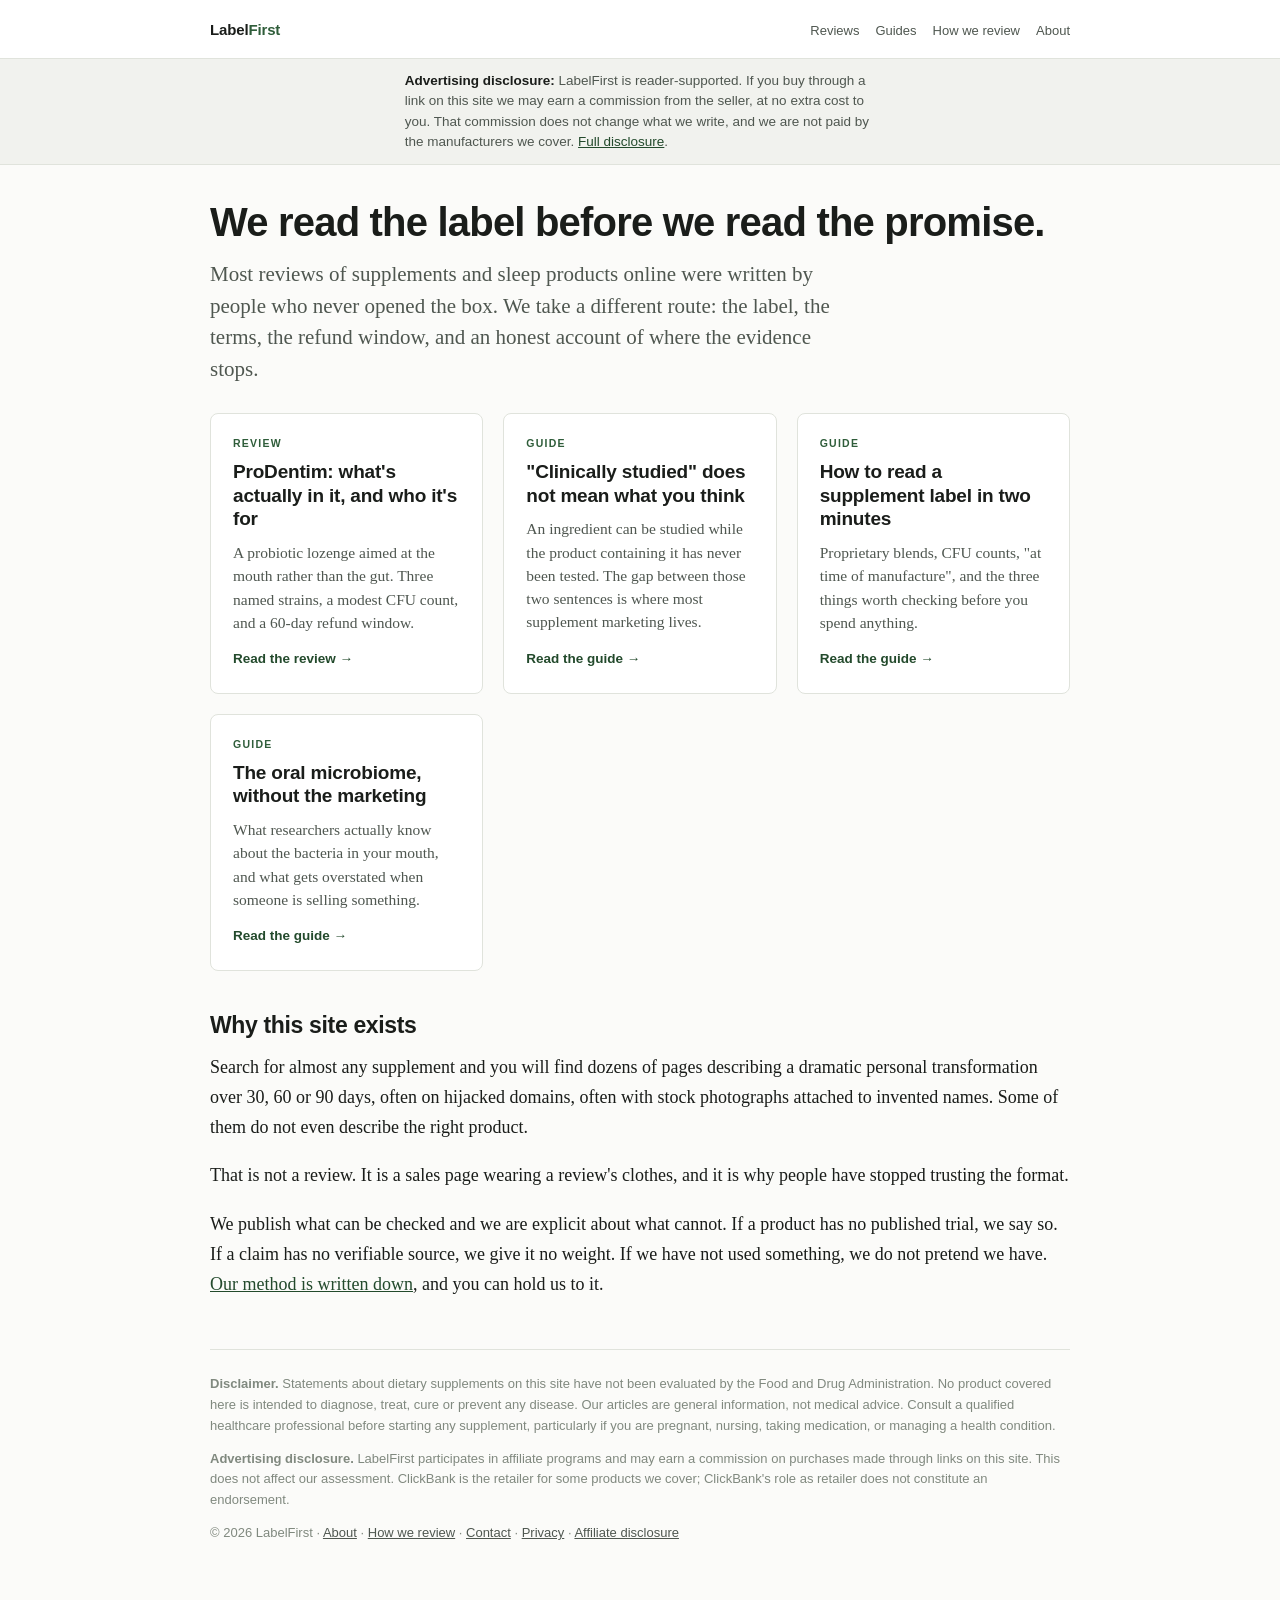
<file: index.html>
<!doctype html>
<html lang="en">
<head>
<meta charset="utf-8">
<meta name="viewport" content="width=device-width, initial-scale=1">
<title>LabelFirst — Supplement and sleep product reviews that start with the label</title>
<meta name="description" content="Independent reviews of supplements and sleep products. We read the label, check the claims, and say plainly what we could not verify.">
<link rel="canonical" href="https://labelfirst.org/">
<link rel="stylesheet" href="/assets/style.css">
</head>
<body>
<header class="masthead">
  <div class="masthead-in">
    <a class="brand" href="/">Label<span>First</span></a>
    <nav><a href="/reviews/">Reviews</a><a href="/guides/">Guides</a><a href="/how-we-review/">How we review</a><a href="/about/">About</a></nav>
  </div>
</header>
<div class="disclosure"><div><strong>Advertising disclosure:</strong> LabelFirst is reader-supported. If you buy through a link on this site we may earn a commission from the seller, at no extra cost to you. That commission does not change what we write, and we are not paid by the manufacturers we cover. <a href="/affiliate-disclosure/">Full disclosure</a>.</div></div>
<div class="wrap wrap-wide">

<h1>We read the label before we read the promise.</h1>
<p class="lede-home">Most reviews of supplements and sleep products online were written by people who never opened the box. We take a different route: the label, the terms, the refund window, and an honest account of where the evidence stops.</p>

<div class="grid">
  <article class="card">
    <p class="kicker">Review</p>
    <h3><a href="/reviews/prodentim/">ProDentim: what's actually in it, and who it's for</a></h3>
    <p>A probiotic lozenge aimed at the mouth rather than the gut. Three named strains, a modest CFU count, and a 60-day refund window.</p>
    <a class="more" href="/reviews/prodentim/">Read the review &rarr;</a>
  </article>
  <article class="card">
    <p class="kicker">Guide</p>
    <h3><a href="/guides/clinically-studied-claims/">"Clinically studied" does not mean what you think</a></h3>
    <p>An ingredient can be studied while the product containing it has never been tested. The gap between those two sentences is where most supplement marketing lives.</p>
    <a class="more" href="/guides/clinically-studied-claims/">Read the guide &rarr;</a>
  </article>
  <article class="card">
    <p class="kicker">Guide</p>
    <h3><a href="/guides/reading-supplement-labels/">How to read a supplement label in two minutes</a></h3>
    <p>Proprietary blends, CFU counts, "at time of manufacture", and the three things worth checking before you spend anything.</p>
    <a class="more" href="/guides/reading-supplement-labels/">Read the guide &rarr;</a>
  </article>
  <article class="card">
    <p class="kicker">Guide</p>
    <h3><a href="/guides/oral-microbiome-basics/">The oral microbiome, without the marketing</a></h3>
    <p>What researchers actually know about the bacteria in your mouth, and what gets overstated when someone is selling something.</p>
    <a class="more" href="/guides/oral-microbiome-basics/">Read the guide &rarr;</a>
  </article>
</div>

<h2>Why this site exists</h2>
<p>Search for almost any supplement and you will find dozens of pages describing a dramatic personal transformation over 30, 60 or 90 days, often on hijacked domains, often with stock photographs attached to invented names. Some of them do not even describe the right product.</p>
<p>That is not a review. It is a sales page wearing a review's clothes, and it is why people have stopped trusting the format.</p>
<p>We publish what can be checked and we are explicit about what cannot. If a product has no published trial, we say so. If a claim has no verifiable source, we give it no weight. If we have not used something, we do not pretend we have. <a href="/how-we-review/">Our method is written down</a>, and you can hold us to it.</p>

<footer>
<p><strong>Disclaimer.</strong> Statements about dietary supplements on this site have not been evaluated by the Food and Drug Administration. No product covered here is intended to diagnose, treat, cure or prevent any disease. Our articles are general information, not medical advice. Consult a qualified healthcare professional before starting any supplement, particularly if you are pregnant, nursing, taking medication, or managing a health condition.</p>
<p><strong>Advertising disclosure.</strong> LabelFirst participates in affiliate programs and may earn a commission on purchases made through links on this site. This does not affect our assessment. ClickBank is the retailer for some products we cover; ClickBank's role as retailer does not constitute an endorsement.</p>
<p>&copy; 2026 LabelFirst &middot; <a href="/about/">About</a> &middot; <a href="/how-we-review/">How we review</a> &middot; <a href="/contact/">Contact</a> &middot; <a href="/privacy/">Privacy</a> &middot; <a href="/affiliate-disclosure/">Affiliate disclosure</a></p>
</footer>
</div>

</body>
</html>
</file>
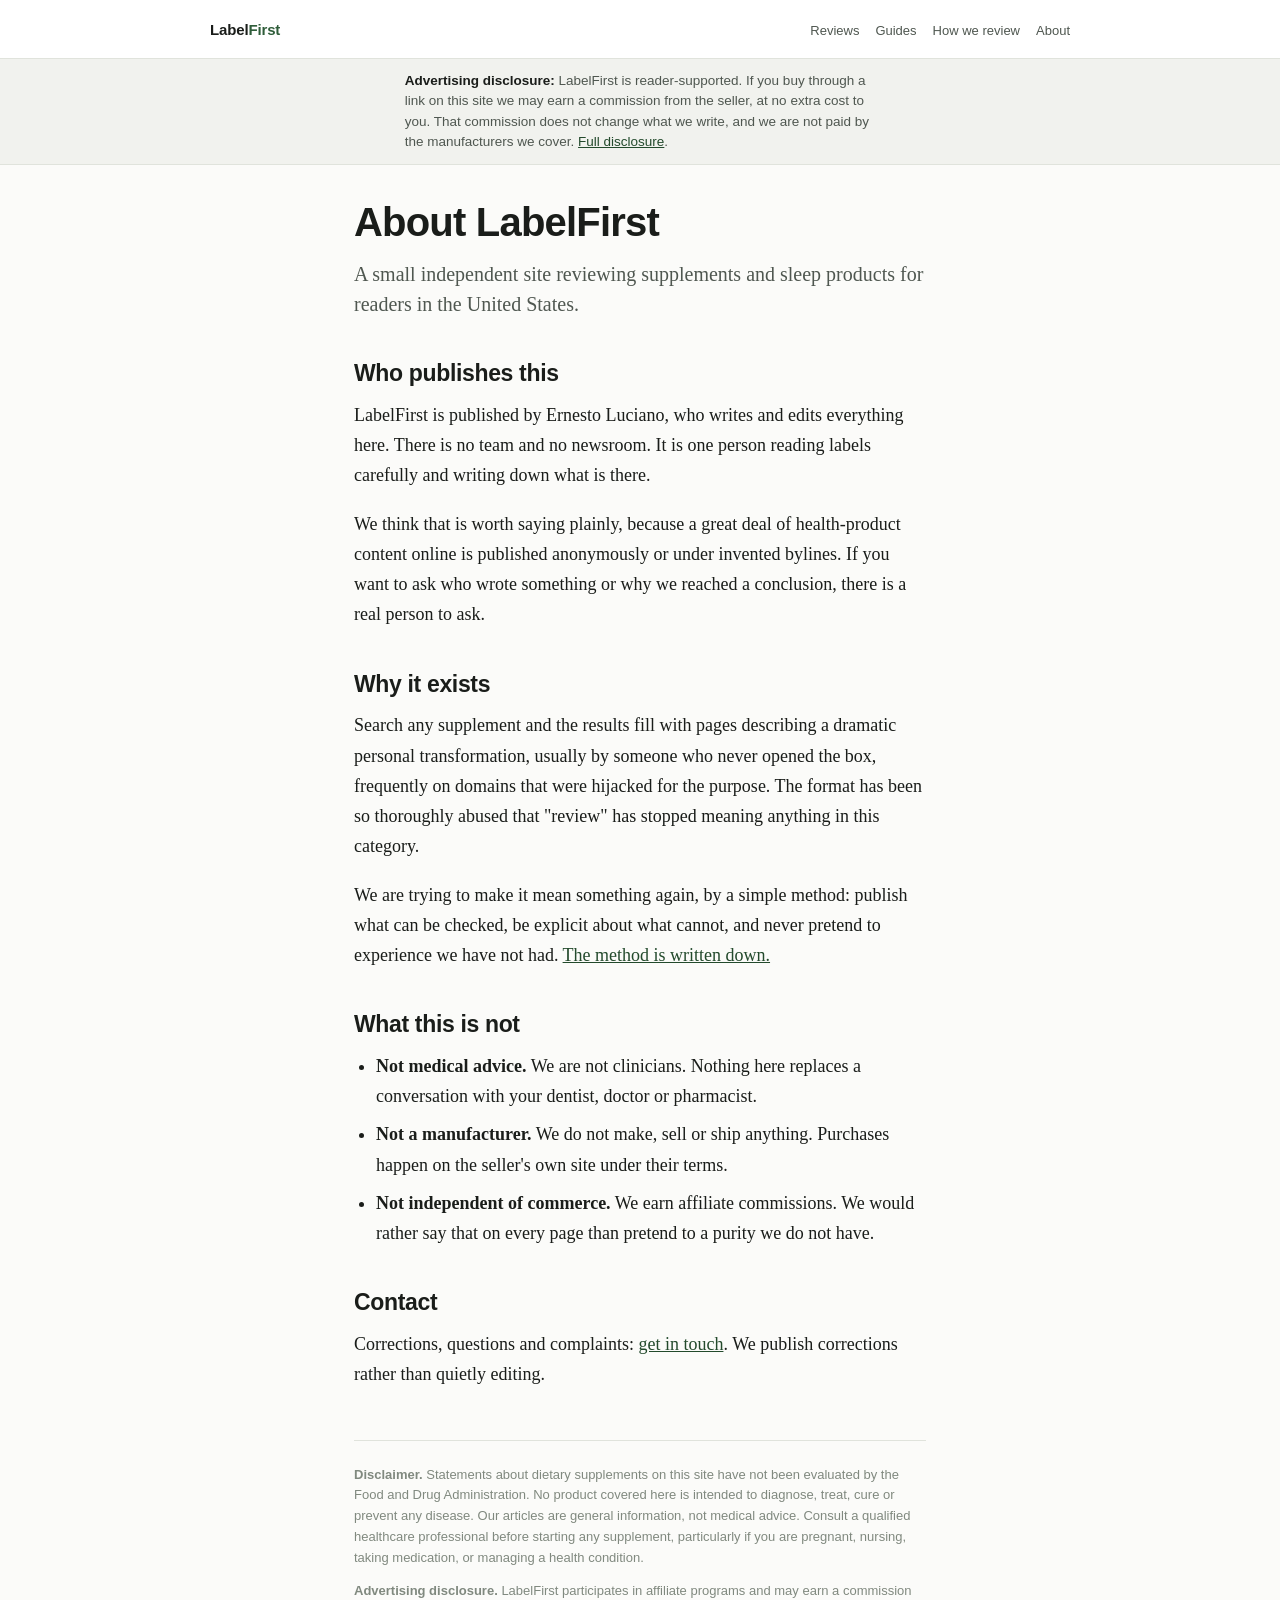
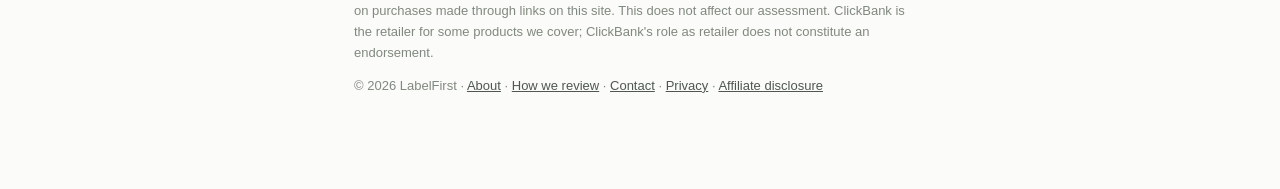
<file: about/index.html>
<!doctype html>
<html lang="en">
<head>
<meta charset="utf-8">
<meta name="viewport" content="width=device-width, initial-scale=1">
<title>About — LabelFirst</title>
<meta name="description" content="Who publishes LabelFirst, why it exists, and what it is not.">
<link rel="canonical" href="https://labelfirst.org/about/">
<link rel="stylesheet" href="/assets/style.css">
</head>
<body>
<header class="masthead">
  <div class="masthead-in">
    <a class="brand" href="/">Label<span>First</span></a>
    <nav><a href="/reviews/">Reviews</a><a href="/guides/">Guides</a><a href="/how-we-review/">How we review</a><a href="/about/">About</a></nav>
  </div>
</header>
<div class="disclosure"><div><strong>Advertising disclosure:</strong> LabelFirst is reader-supported. If you buy through a link on this site we may earn a commission from the seller, at no extra cost to you. That commission does not change what we write, and we are not paid by the manufacturers we cover. <a href="/affiliate-disclosure/">Full disclosure</a>.</div></div>
<div class="wrap">

<h1>About LabelFirst</h1>
<p class="standfirst">A small independent site reviewing supplements and sleep products for readers in the United States.</p>

<h2>Who publishes this</h2>
<p>LabelFirst is published by Ernesto Luciano, who writes and edits everything here. There is no team and no newsroom. It is one person reading labels carefully and writing down what is there.</p>
<p>We think that is worth saying plainly, because a great deal of health-product content online is published anonymously or under invented bylines. If you want to ask who wrote something or why we reached a conclusion, there is a real person to ask.</p>

<h2>Why it exists</h2>
<p>Search any supplement and the results fill with pages describing a dramatic personal transformation, usually by someone who never opened the box, frequently on domains that were hijacked for the purpose. The format has been so thoroughly abused that "review" has stopped meaning anything in this category.</p>
<p>We are trying to make it mean something again, by a simple method: publish what can be checked, be explicit about what cannot, and never pretend to experience we have not had. <a href="/how-we-review/">The method is written down.</a></p>

<h2>What this is not</h2>
<ul>
  <li><strong>Not medical advice.</strong> We are not clinicians. Nothing here replaces a conversation with your dentist, doctor or pharmacist.</li>
  <li><strong>Not a manufacturer.</strong> We do not make, sell or ship anything. Purchases happen on the seller's own site under their terms.</li>
  <li><strong>Not independent of commerce.</strong> We earn affiliate commissions. We would rather say that on every page than pretend to a purity we do not have.</li>
</ul>

<h2>Contact</h2>
<p>Corrections, questions and complaints: <a href="/contact/">get in touch</a>. We publish corrections rather than quietly editing.</p>

<footer>
<p><strong>Disclaimer.</strong> Statements about dietary supplements on this site have not been evaluated by the Food and Drug Administration. No product covered here is intended to diagnose, treat, cure or prevent any disease. Our articles are general information, not medical advice. Consult a qualified healthcare professional before starting any supplement, particularly if you are pregnant, nursing, taking medication, or managing a health condition.</p>
<p><strong>Advertising disclosure.</strong> LabelFirst participates in affiliate programs and may earn a commission on purchases made through links on this site. This does not affect our assessment. ClickBank is the retailer for some products we cover; ClickBank's role as retailer does not constitute an endorsement.</p>
<p>&copy; 2026 LabelFirst &middot; <a href="/about/">About</a> &middot; <a href="/how-we-review/">How we review</a> &middot; <a href="/contact/">Contact</a> &middot; <a href="/privacy/">Privacy</a> &middot; <a href="/affiliate-disclosure/">Affiliate disclosure</a></p>
</footer>
</div>

</body>
</html>
</file>
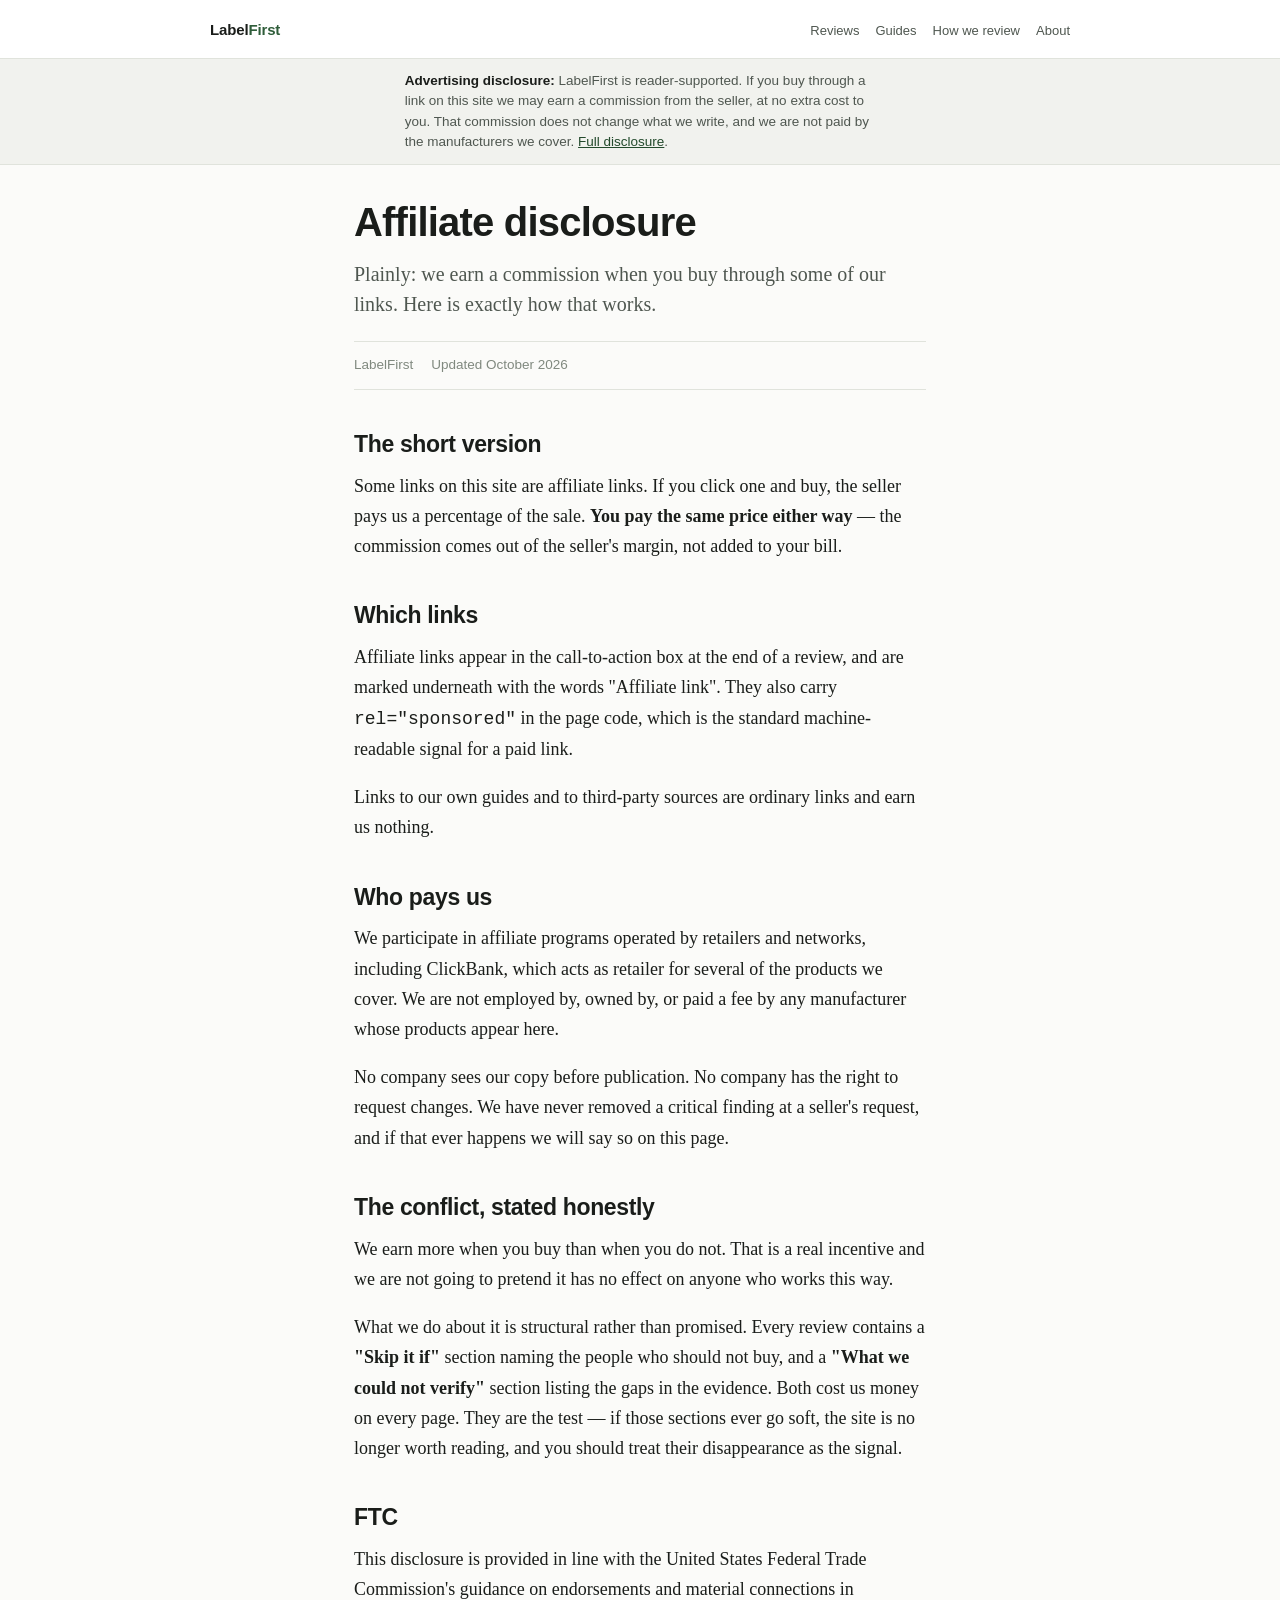
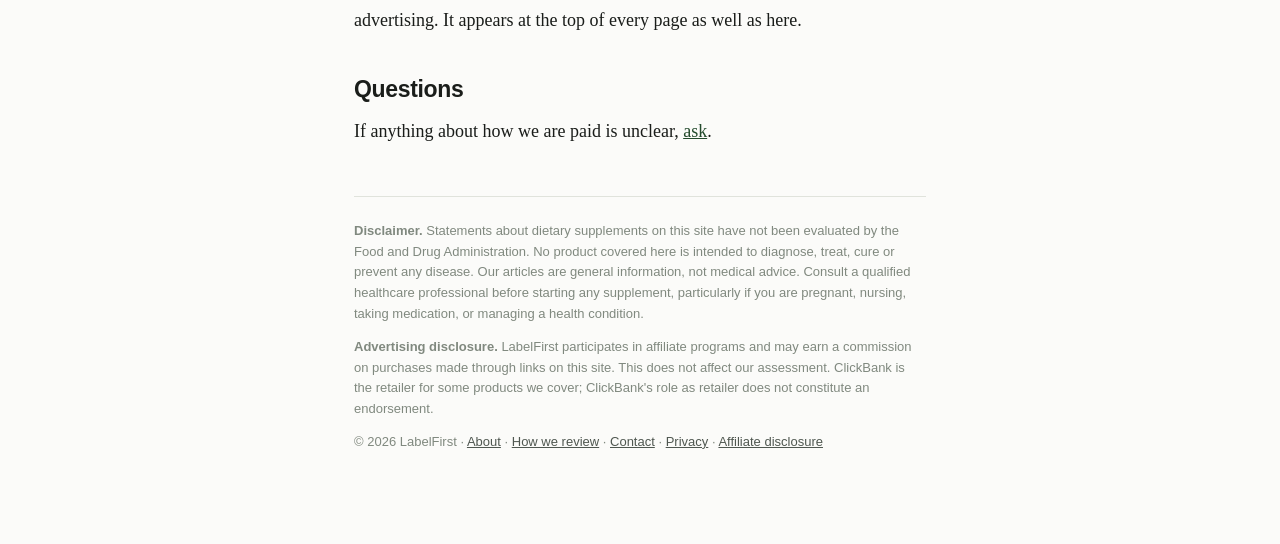
<file: affiliate-disclosure/index.html>
<!doctype html>
<html lang="en">
<head>
<meta charset="utf-8">
<meta name="viewport" content="width=device-width, initial-scale=1">
<title>Affiliate disclosure — LabelFirst</title>
<meta name="description" content="How LabelFirst makes money, which links are affiliate links, and what that does and does not change.">
<link rel="canonical" href="https://labelfirst.org/affiliate-disclosure/">
<link rel="stylesheet" href="/assets/style.css">
</head>
<body>
<header class="masthead">
  <div class="masthead-in">
    <a class="brand" href="/">Label<span>First</span></a>
    <nav><a href="/reviews/">Reviews</a><a href="/guides/">Guides</a><a href="/how-we-review/">How we review</a><a href="/about/">About</a></nav>
  </div>
</header>
<div class="disclosure"><div><strong>Advertising disclosure:</strong> LabelFirst is reader-supported. If you buy through a link on this site we may earn a commission from the seller, at no extra cost to you. That commission does not change what we write, and we are not paid by the manufacturers we cover. <a href="/affiliate-disclosure/">Full disclosure</a>.</div></div>
<div class="wrap">

<h1>Affiliate disclosure</h1>
<p class="standfirst">Plainly: we earn a commission when you buy through some of our links. Here is exactly how that works.</p>
<div class="byline"><span>LabelFirst</span><span>Updated October 2026</span></div>

<h2>The short version</h2>
<p>Some links on this site are affiliate links. If you click one and buy, the seller pays us a percentage of the sale. <strong>You pay the same price either way</strong> &mdash; the commission comes out of the seller's margin, not added to your bill.</p>

<h2>Which links</h2>
<p>Affiliate links appear in the call-to-action box at the end of a review, and are marked underneath with the words "Affiliate link". They also carry <code>rel="sponsored"</code> in the page code, which is the standard machine-readable signal for a paid link.</p>
<p>Links to our own guides and to third-party sources are ordinary links and earn us nothing.</p>

<h2>Who pays us</h2>
<p>We participate in affiliate programs operated by retailers and networks, including ClickBank, which acts as retailer for several of the products we cover. We are not employed by, owned by, or paid a fee by any manufacturer whose products appear here.</p>
<p>No company sees our copy before publication. No company has the right to request changes. We have never removed a critical finding at a seller's request, and if that ever happens we will say so on this page.</p>

<h2>The conflict, stated honestly</h2>
<p>We earn more when you buy than when you do not. That is a real incentive and we are not going to pretend it has no effect on anyone who works this way.</p>
<p>What we do about it is structural rather than promised. Every review contains a <strong>"Skip it if"</strong> section naming the people who should not buy, and a <strong>"What we could not verify"</strong> section listing the gaps in the evidence. Both cost us money on every page. They are the test &mdash; if those sections ever go soft, the site is no longer worth reading, and you should treat their disappearance as the signal.</p>

<h2>FTC</h2>
<p>This disclosure is provided in line with the United States Federal Trade Commission's guidance on endorsements and material connections in advertising. It appears at the top of every page as well as here.</p>

<h2>Questions</h2>
<p>If anything about how we are paid is unclear, <a href="/contact/">ask</a>.</p>

<footer>
<p><strong>Disclaimer.</strong> Statements about dietary supplements on this site have not been evaluated by the Food and Drug Administration. No product covered here is intended to diagnose, treat, cure or prevent any disease. Our articles are general information, not medical advice. Consult a qualified healthcare professional before starting any supplement, particularly if you are pregnant, nursing, taking medication, or managing a health condition.</p>
<p><strong>Advertising disclosure.</strong> LabelFirst participates in affiliate programs and may earn a commission on purchases made through links on this site. This does not affect our assessment. ClickBank is the retailer for some products we cover; ClickBank's role as retailer does not constitute an endorsement.</p>
<p>&copy; 2026 LabelFirst &middot; <a href="/about/">About</a> &middot; <a href="/how-we-review/">How we review</a> &middot; <a href="/contact/">Contact</a> &middot; <a href="/privacy/">Privacy</a> &middot; <a href="/affiliate-disclosure/">Affiliate disclosure</a></p>
</footer>
</div>

</body>
</html>
</file>
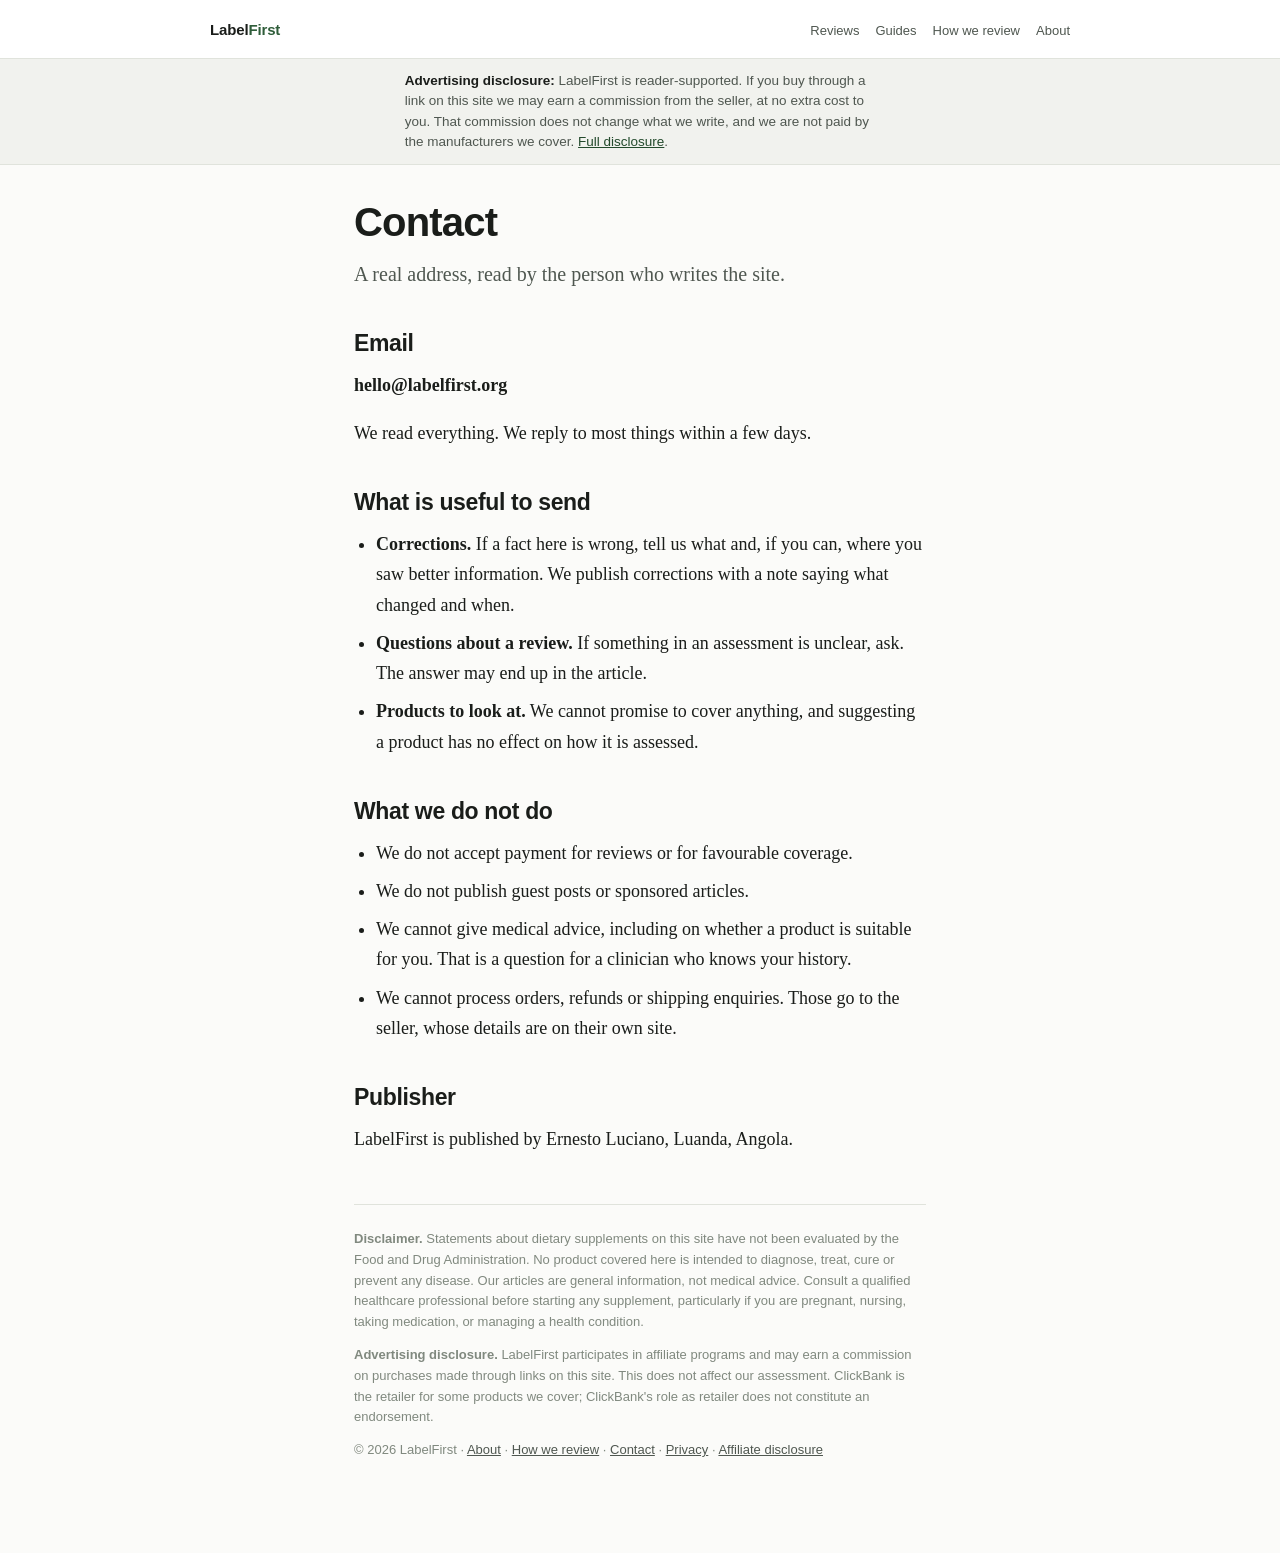
<file: contact/index.html>
<!doctype html>
<html lang="en">
<head>
<meta charset="utf-8">
<meta name="viewport" content="width=device-width, initial-scale=1">
<title>Contact — LabelFirst</title>
<meta name="description" content="How to reach LabelFirst with a correction, a question, or a complaint.">
<link rel="canonical" href="https://labelfirst.org/contact/">
<link rel="stylesheet" href="/assets/style.css">
</head>
<body>
<header class="masthead">
  <div class="masthead-in">
    <a class="brand" href="/">Label<span>First</span></a>
    <nav><a href="/reviews/">Reviews</a><a href="/guides/">Guides</a><a href="/how-we-review/">How we review</a><a href="/about/">About</a></nav>
  </div>
</header>
<div class="disclosure"><div><strong>Advertising disclosure:</strong> LabelFirst is reader-supported. If you buy through a link on this site we may earn a commission from the seller, at no extra cost to you. That commission does not change what we write, and we are not paid by the manufacturers we cover. <a href="/affiliate-disclosure/">Full disclosure</a>.</div></div>
<div class="wrap">

<h1>Contact</h1>
<p class="standfirst">A real address, read by the person who writes the site.</p>

<h2>Email</h2>
<!-- Criar esta caixa de correio no painel da Hostinger antes de publicar -->
<p><strong>hello@labelfirst.org</strong></p>
<p>We read everything. We reply to most things within a few days.</p>

<h2>What is useful to send</h2>
<ul>
  <li><strong>Corrections.</strong> If a fact here is wrong, tell us what and, if you can, where you saw better information. We publish corrections with a note saying what changed and when.</li>
  <li><strong>Questions about a review.</strong> If something in an assessment is unclear, ask. The answer may end up in the article.</li>
  <li><strong>Products to look at.</strong> We cannot promise to cover anything, and suggesting a product has no effect on how it is assessed.</li>
</ul>

<h2>What we do not do</h2>
<ul>
  <li>We do not accept payment for reviews or for favourable coverage.</li>
  <li>We do not publish guest posts or sponsored articles.</li>
  <li>We cannot give medical advice, including on whether a product is suitable for you. That is a question for a clinician who knows your history.</li>
  <li>We cannot process orders, refunds or shipping enquiries. Those go to the seller, whose details are on their own site.</li>
</ul>

<h2>Publisher</h2>
<!-- EDITAR: confirmar os dados da entidade antes de publicar -->
<p>LabelFirst is published by Ernesto Luciano, Luanda, Angola.</p>

<footer>
<p><strong>Disclaimer.</strong> Statements about dietary supplements on this site have not been evaluated by the Food and Drug Administration. No product covered here is intended to diagnose, treat, cure or prevent any disease. Our articles are general information, not medical advice. Consult a qualified healthcare professional before starting any supplement, particularly if you are pregnant, nursing, taking medication, or managing a health condition.</p>
<p><strong>Advertising disclosure.</strong> LabelFirst participates in affiliate programs and may earn a commission on purchases made through links on this site. This does not affect our assessment. ClickBank is the retailer for some products we cover; ClickBank's role as retailer does not constitute an endorsement.</p>
<p>&copy; 2026 LabelFirst &middot; <a href="/about/">About</a> &middot; <a href="/how-we-review/">How we review</a> &middot; <a href="/contact/">Contact</a> &middot; <a href="/privacy/">Privacy</a> &middot; <a href="/affiliate-disclosure/">Affiliate disclosure</a></p>
</footer>
</div>

</body>
</html>
</file>
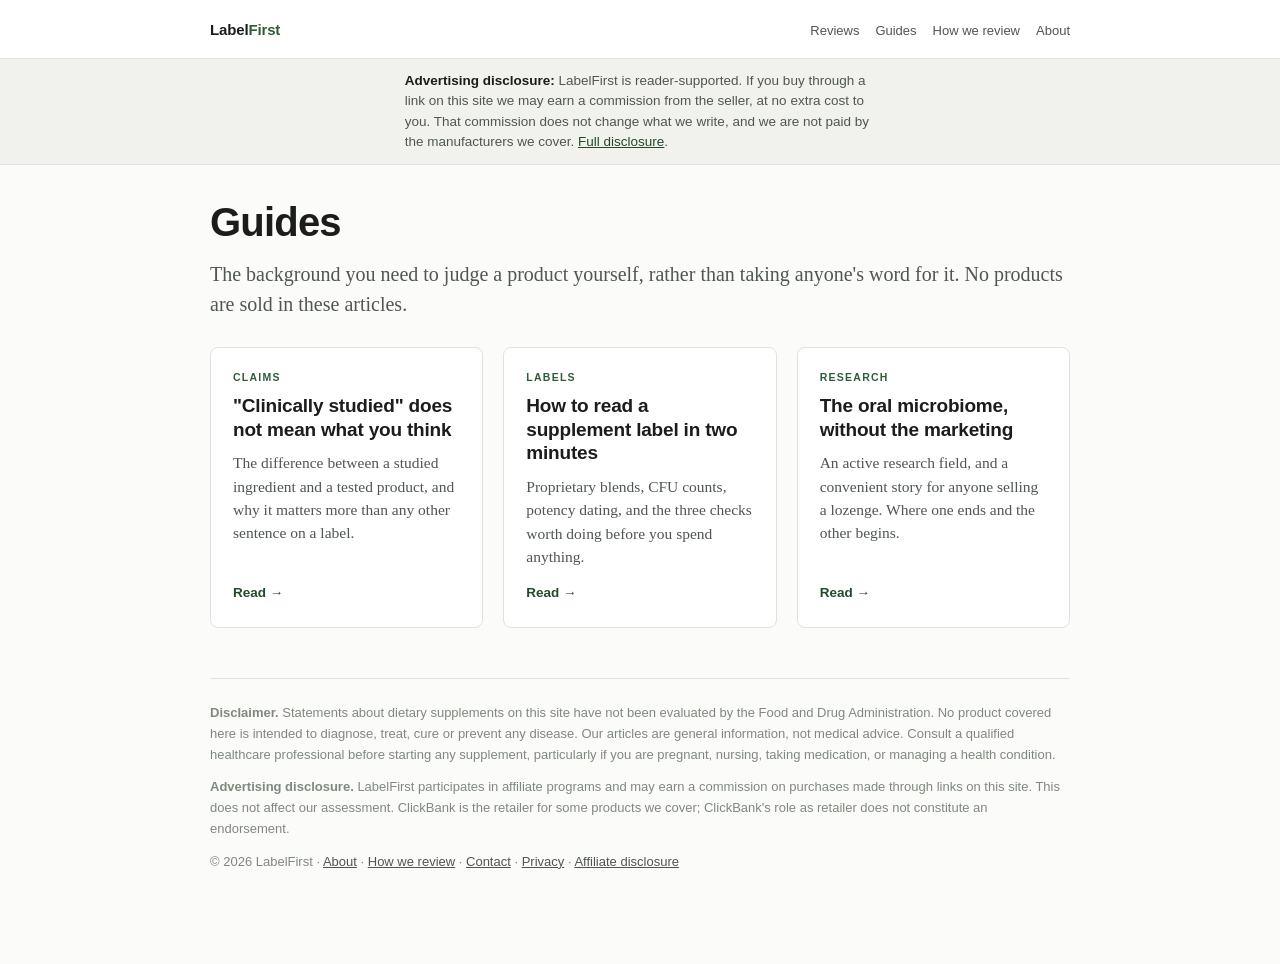
<file: guides/index.html>
<!doctype html>
<html lang="en">
<head>
<meta charset="utf-8">
<meta name="viewport" content="width=device-width, initial-scale=1">
<title>Guides — LabelFirst</title>
<meta name="description" content="Plain explanations of the things supplement marketing relies on you not knowing: label conventions, claim wording, and what the research does and does not show.">
<link rel="canonical" href="https://labelfirst.org/guides/">
<link rel="stylesheet" href="/assets/style.css">
</head>
<body>
<header class="masthead">
  <div class="masthead-in">
    <a class="brand" href="/">Label<span>First</span></a>
    <nav><a href="/reviews/">Reviews</a><a href="/guides/">Guides</a><a href="/how-we-review/">How we review</a><a href="/about/">About</a></nav>
  </div>
</header>
<div class="disclosure"><div><strong>Advertising disclosure:</strong> LabelFirst is reader-supported. If you buy through a link on this site we may earn a commission from the seller, at no extra cost to you. That commission does not change what we write, and we are not paid by the manufacturers we cover. <a href="/affiliate-disclosure/">Full disclosure</a>.</div></div>
<div class="wrap wrap-wide">

<h1>Guides</h1>
<p class="standfirst">The background you need to judge a product yourself, rather than taking anyone's word for it. No products are sold in these articles.</p>
<div class="grid">
  <article class="card">
    <p class="kicker">Claims</p>
    <h3><a href="/guides/clinically-studied-claims/">"Clinically studied" does not mean what you think</a></h3>
    <p>The difference between a studied ingredient and a tested product, and why it matters more than any other sentence on a label.</p>
    <a class="more" href="/guides/clinically-studied-claims/">Read &rarr;</a>
  </article>
  <article class="card">
    <p class="kicker">Labels</p>
    <h3><a href="/guides/reading-supplement-labels/">How to read a supplement label in two minutes</a></h3>
    <p>Proprietary blends, CFU counts, potency dating, and the three checks worth doing before you spend anything.</p>
    <a class="more" href="/guides/reading-supplement-labels/">Read &rarr;</a>
  </article>
  <article class="card">
    <p class="kicker">Research</p>
    <h3><a href="/guides/oral-microbiome-basics/">The oral microbiome, without the marketing</a></h3>
    <p>An active research field, and a convenient story for anyone selling a lozenge. Where one ends and the other begins.</p>
    <a class="more" href="/guides/oral-microbiome-basics/">Read &rarr;</a>
  </article>
</div>

<footer>
<p><strong>Disclaimer.</strong> Statements about dietary supplements on this site have not been evaluated by the Food and Drug Administration. No product covered here is intended to diagnose, treat, cure or prevent any disease. Our articles are general information, not medical advice. Consult a qualified healthcare professional before starting any supplement, particularly if you are pregnant, nursing, taking medication, or managing a health condition.</p>
<p><strong>Advertising disclosure.</strong> LabelFirst participates in affiliate programs and may earn a commission on purchases made through links on this site. This does not affect our assessment. ClickBank is the retailer for some products we cover; ClickBank's role as retailer does not constitute an endorsement.</p>
<p>&copy; 2026 LabelFirst &middot; <a href="/about/">About</a> &middot; <a href="/how-we-review/">How we review</a> &middot; <a href="/contact/">Contact</a> &middot; <a href="/privacy/">Privacy</a> &middot; <a href="/affiliate-disclosure/">Affiliate disclosure</a></p>
</footer>
</div>

</body>
</html>
</file>
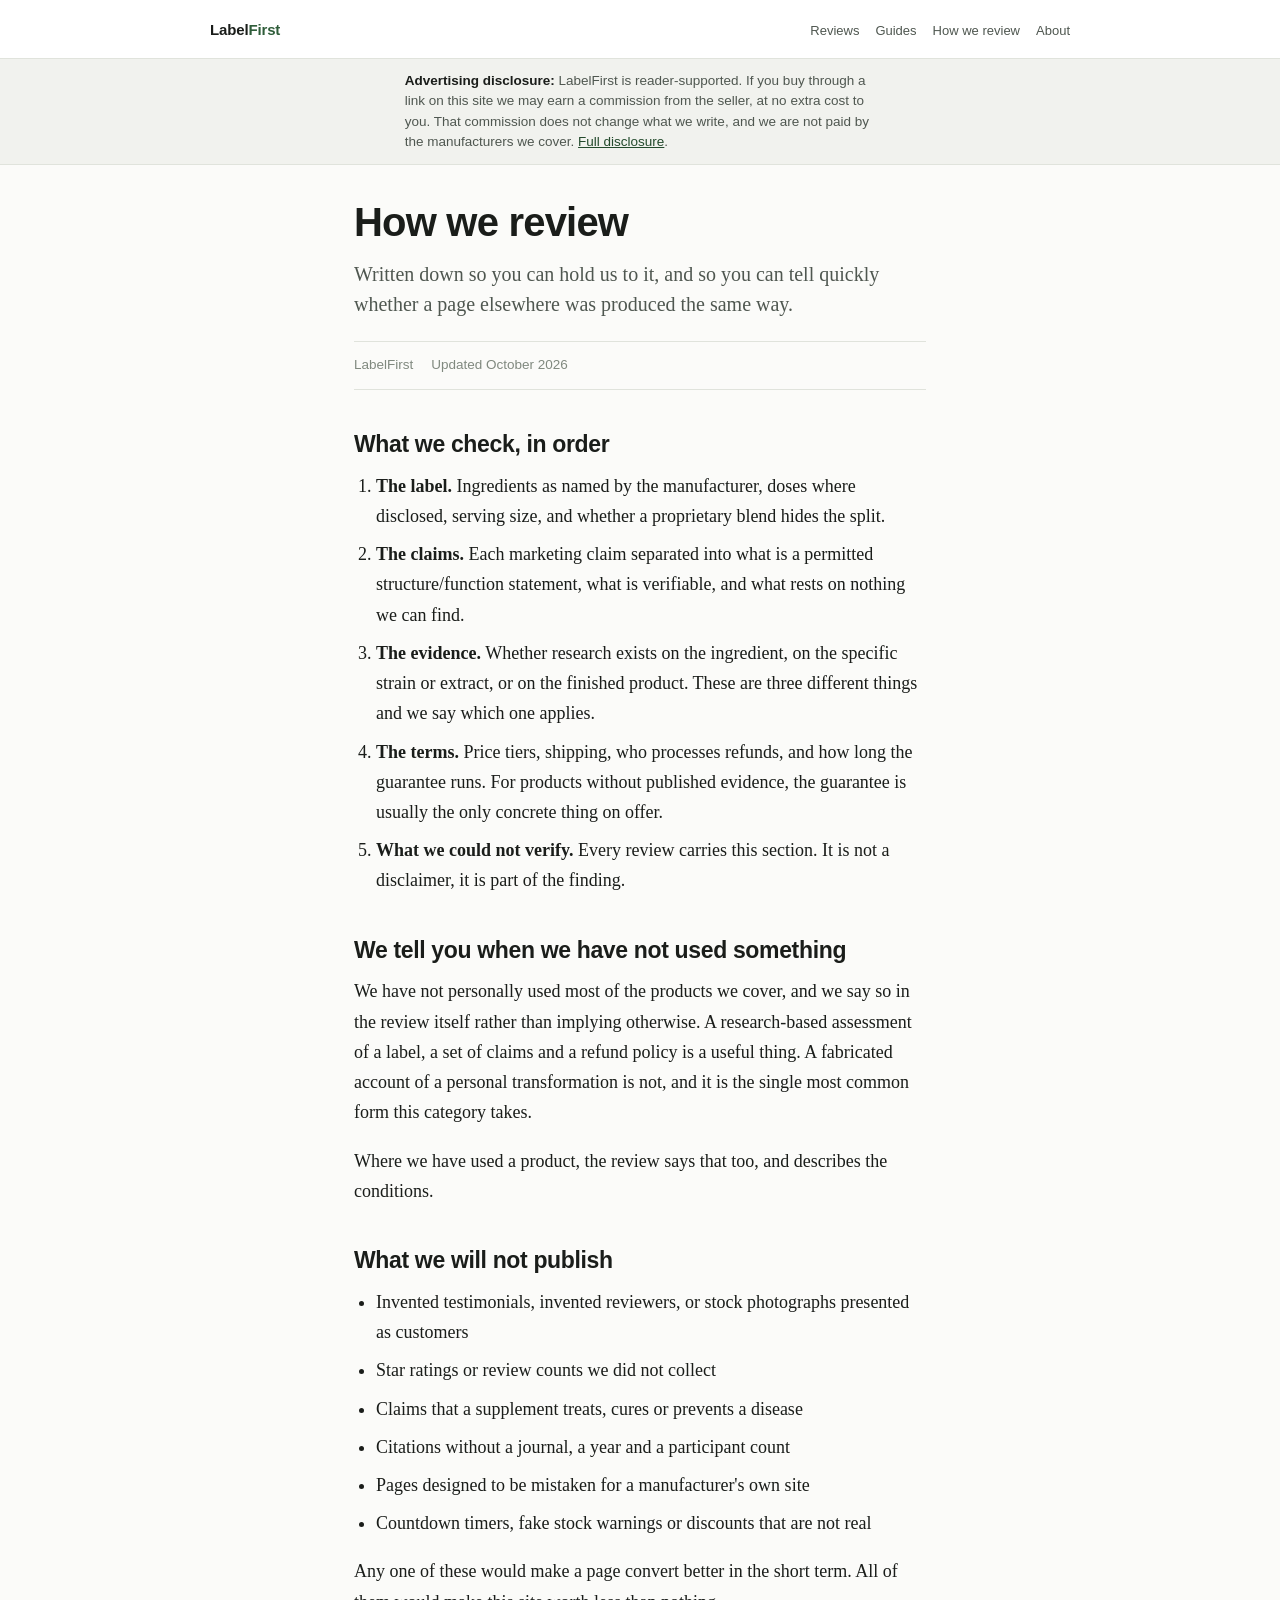
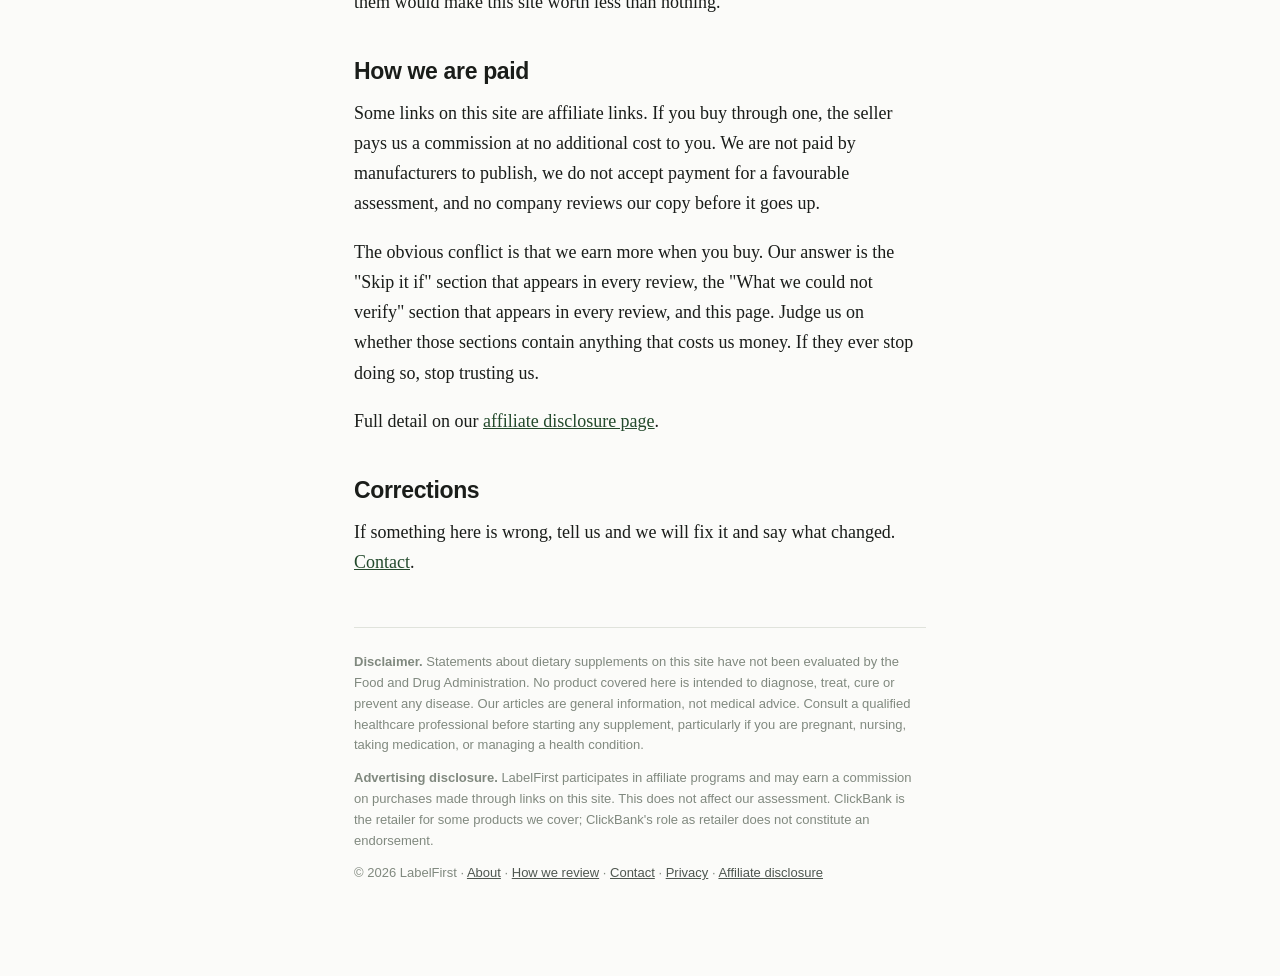
<file: how-we-review/index.html>
<!doctype html>
<html lang="en">
<head>
<meta charset="utf-8">
<meta name="viewport" content="width=device-width, initial-scale=1">
<title>How we review — LabelFirst</title>
<meta name="description" content="Our method, written down: what we check, what we refuse to publish, and how we handle the fact that we have not personally used most products we cover.">
<link rel="canonical" href="https://labelfirst.org/how-we-review/">
<link rel="stylesheet" href="/assets/style.css">
</head>
<body>
<header class="masthead">
  <div class="masthead-in">
    <a class="brand" href="/">Label<span>First</span></a>
    <nav><a href="/reviews/">Reviews</a><a href="/guides/">Guides</a><a href="/how-we-review/">How we review</a><a href="/about/">About</a></nav>
  </div>
</header>
<div class="disclosure"><div><strong>Advertising disclosure:</strong> LabelFirst is reader-supported. If you buy through a link on this site we may earn a commission from the seller, at no extra cost to you. That commission does not change what we write, and we are not paid by the manufacturers we cover. <a href="/affiliate-disclosure/">Full disclosure</a>.</div></div>
<div class="wrap">

<h1>How we review</h1>
<p class="standfirst">Written down so you can hold us to it, and so you can tell quickly whether a page elsewhere was produced the same way.</p>
<div class="byline"><span>LabelFirst</span><span>Updated October 2026</span></div>

<h2>What we check, in order</h2>
<ol>
  <li><strong>The label.</strong> Ingredients as named by the manufacturer, doses where disclosed, serving size, and whether a proprietary blend hides the split.</li>
  <li><strong>The claims.</strong> Each marketing claim separated into what is a permitted structure/function statement, what is verifiable, and what rests on nothing we can find.</li>
  <li><strong>The evidence.</strong> Whether research exists on the ingredient, on the specific strain or extract, or on the finished product. These are three different things and we say which one applies.</li>
  <li><strong>The terms.</strong> Price tiers, shipping, who processes refunds, and how long the guarantee runs. For products without published evidence, the guarantee is usually the only concrete thing on offer.</li>
  <li><strong>What we could not verify.</strong> Every review carries this section. It is not a disclaimer, it is part of the finding.</li>
</ol>

<h2>We tell you when we have not used something</h2>
<p>We have not personally used most of the products we cover, and we say so in the review itself rather than implying otherwise. A research-based assessment of a label, a set of claims and a refund policy is a useful thing. A fabricated account of a personal transformation is not, and it is the single most common form this category takes.</p>
<p>Where we have used a product, the review says that too, and describes the conditions.</p>

<h2>What we will not publish</h2>
<ul>
  <li>Invented testimonials, invented reviewers, or stock photographs presented as customers</li>
  <li>Star ratings or review counts we did not collect</li>
  <li>Claims that a supplement treats, cures or prevents a disease</li>
  <li>Citations without a journal, a year and a participant count</li>
  <li>Pages designed to be mistaken for a manufacturer's own site</li>
  <li>Countdown timers, fake stock warnings or discounts that are not real</li>
</ul>
<p>Any one of these would make a page convert better in the short term. All of them would make this site worth less than nothing.</p>

<h2>How we are paid</h2>
<p>Some links on this site are affiliate links. If you buy through one, the seller pays us a commission at no additional cost to you. We are not paid by manufacturers to publish, we do not accept payment for a favourable assessment, and no company reviews our copy before it goes up.</p>
<p>The obvious conflict is that we earn more when you buy. Our answer is the "Skip it if" section that appears in every review, the "What we could not verify" section that appears in every review, and this page. Judge us on whether those sections contain anything that costs us money. If they ever stop doing so, stop trusting us.</p>
<p>Full detail on our <a href="/affiliate-disclosure/">affiliate disclosure page</a>.</p>

<h2>Corrections</h2>
<p>If something here is wrong, tell us and we will fix it and say what changed. <a href="/contact/">Contact</a>.</p>

<footer>
<p><strong>Disclaimer.</strong> Statements about dietary supplements on this site have not been evaluated by the Food and Drug Administration. No product covered here is intended to diagnose, treat, cure or prevent any disease. Our articles are general information, not medical advice. Consult a qualified healthcare professional before starting any supplement, particularly if you are pregnant, nursing, taking medication, or managing a health condition.</p>
<p><strong>Advertising disclosure.</strong> LabelFirst participates in affiliate programs and may earn a commission on purchases made through links on this site. This does not affect our assessment. ClickBank is the retailer for some products we cover; ClickBank's role as retailer does not constitute an endorsement.</p>
<p>&copy; 2026 LabelFirst &middot; <a href="/about/">About</a> &middot; <a href="/how-we-review/">How we review</a> &middot; <a href="/contact/">Contact</a> &middot; <a href="/privacy/">Privacy</a> &middot; <a href="/affiliate-disclosure/">Affiliate disclosure</a></p>
</footer>
</div>

</body>
</html>
</file>
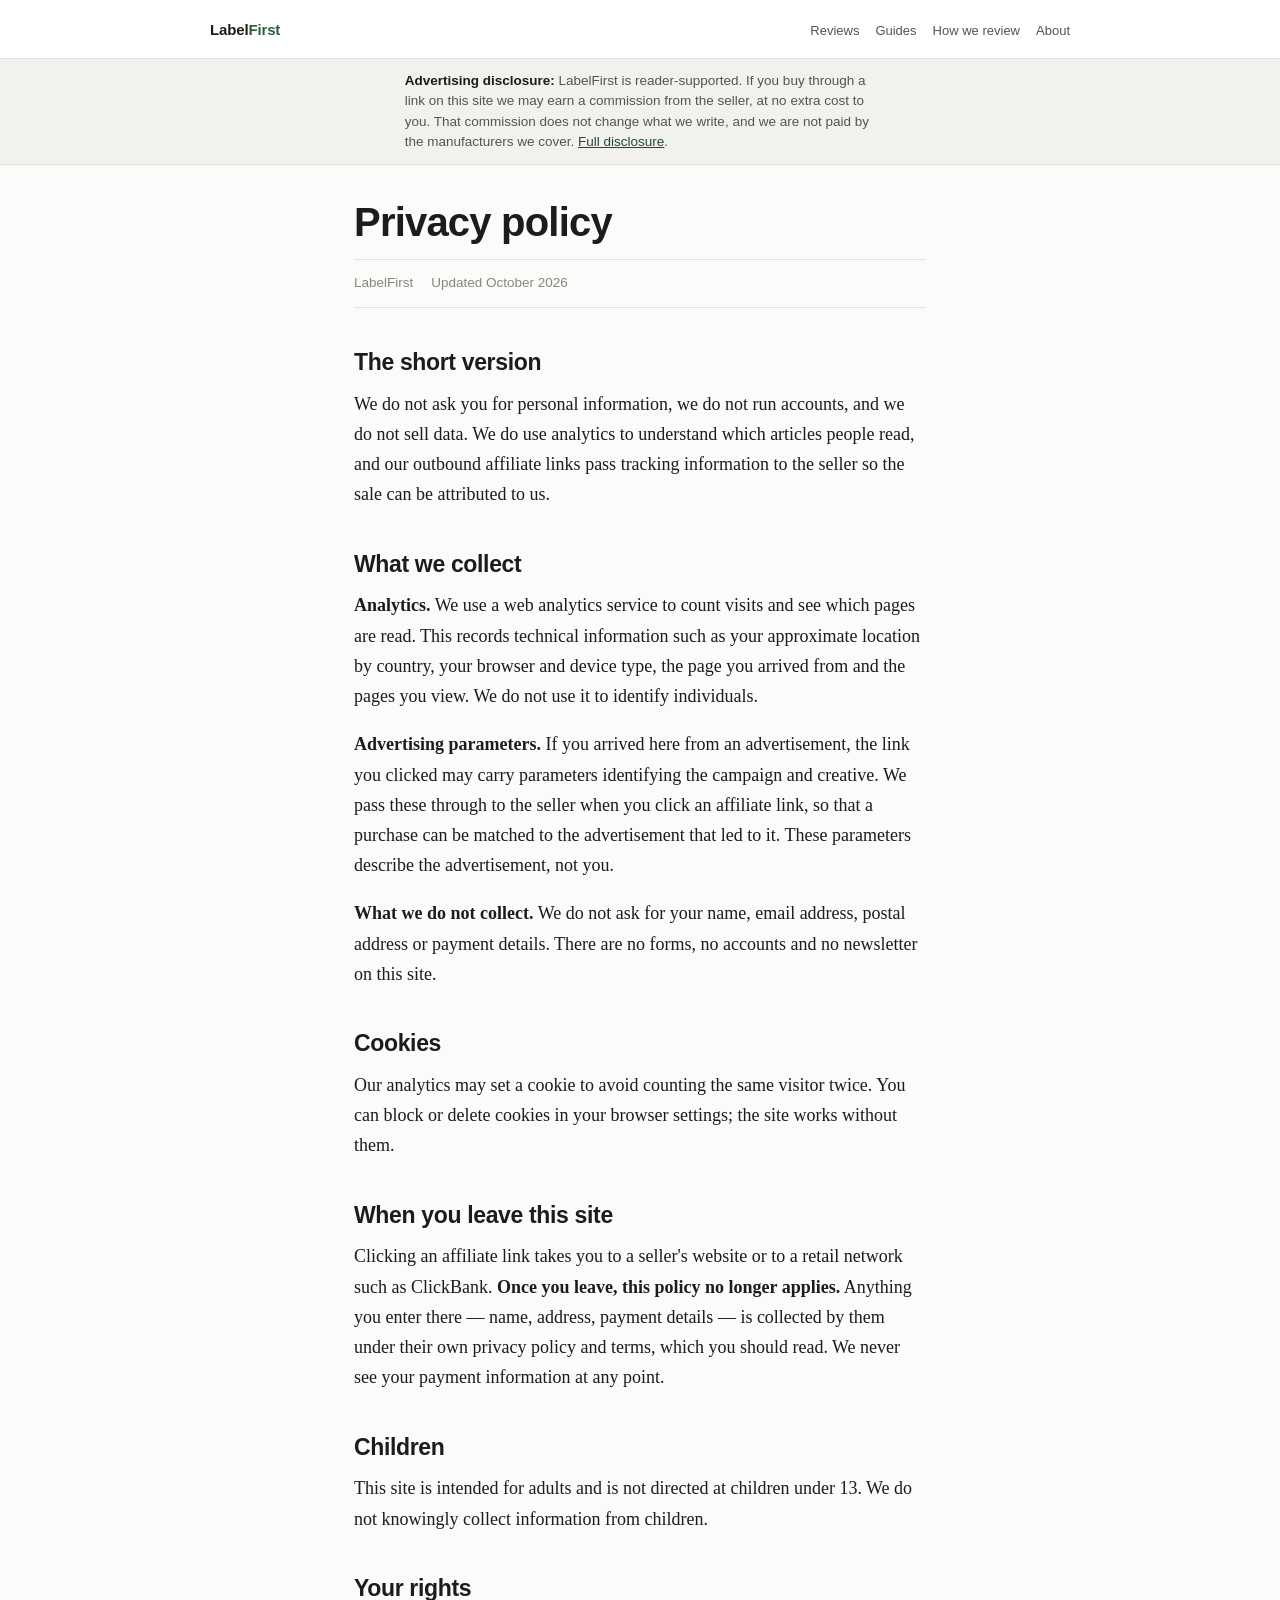
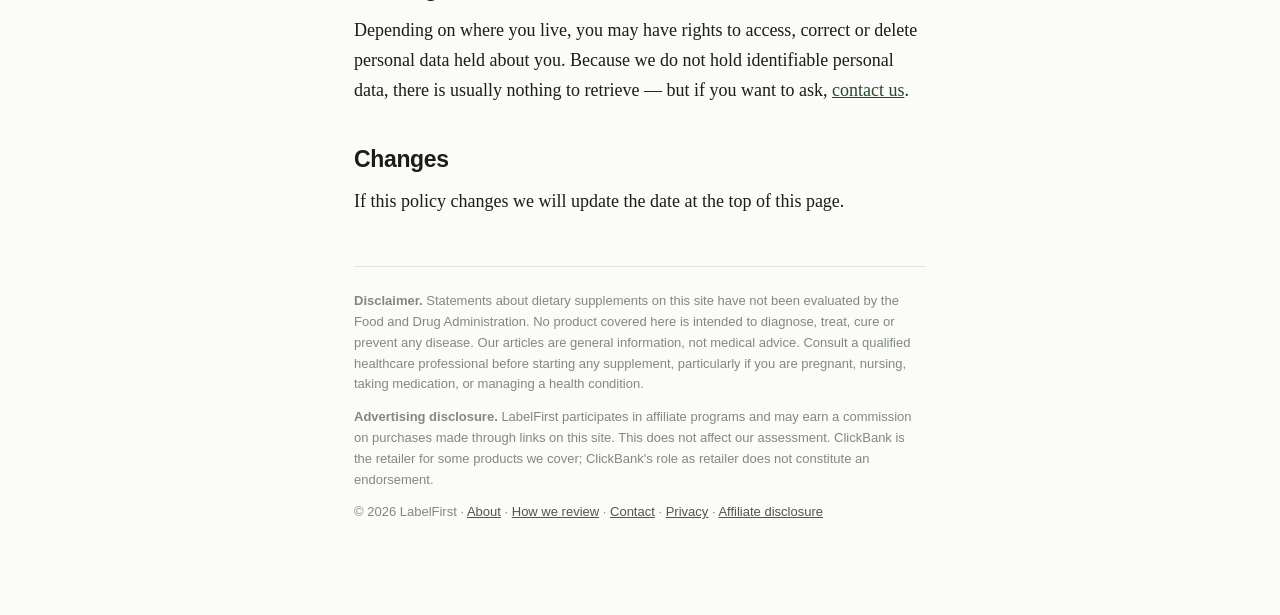
<file: privacy/index.html>
<!doctype html>
<html lang="en">
<head>
<meta charset="utf-8">
<meta name="viewport" content="width=device-width, initial-scale=1">
<title>Privacy policy — LabelFirst</title>
<meta name="description" content="What data LabelFirst collects, what it does not, and how outbound links work.">
<link rel="canonical" href="https://labelfirst.org/privacy/">
<link rel="stylesheet" href="/assets/style.css">
</head>
<body>
<header class="masthead">
  <div class="masthead-in">
    <a class="brand" href="/">Label<span>First</span></a>
    <nav><a href="/reviews/">Reviews</a><a href="/guides/">Guides</a><a href="/how-we-review/">How we review</a><a href="/about/">About</a></nav>
  </div>
</header>
<div class="disclosure"><div><strong>Advertising disclosure:</strong> LabelFirst is reader-supported. If you buy through a link on this site we may earn a commission from the seller, at no extra cost to you. That commission does not change what we write, and we are not paid by the manufacturers we cover. <a href="/affiliate-disclosure/">Full disclosure</a>.</div></div>
<div class="wrap">

<h1>Privacy policy</h1>
<div class="byline"><span>LabelFirst</span><span>Updated October 2026</span></div>

<h2>The short version</h2>
<p>We do not ask you for personal information, we do not run accounts, and we do not sell data. We do use analytics to understand which articles people read, and our outbound affiliate links pass tracking information to the seller so the sale can be attributed to us.</p>

<h2>What we collect</h2>
<p><strong>Analytics.</strong> We use a web analytics service to count visits and see which pages are read. This records technical information such as your approximate location by country, your browser and device type, the page you arrived from and the pages you view. We do not use it to identify individuals.</p>
<p><strong>Advertising parameters.</strong> If you arrived here from an advertisement, the link you clicked may carry parameters identifying the campaign and creative. We pass these through to the seller when you click an affiliate link, so that a purchase can be matched to the advertisement that led to it. These parameters describe the advertisement, not you.</p>
<p><strong>What we do not collect.</strong> We do not ask for your name, email address, postal address or payment details. There are no forms, no accounts and no newsletter on this site.</p>

<h2>Cookies</h2>
<p>Our analytics may set a cookie to avoid counting the same visitor twice. You can block or delete cookies in your browser settings; the site works without them.</p>

<h2>When you leave this site</h2>
<p>Clicking an affiliate link takes you to a seller's website or to a retail network such as ClickBank. <strong>Once you leave, this policy no longer applies.</strong> Anything you enter there &mdash; name, address, payment details &mdash; is collected by them under their own privacy policy and terms, which you should read. We never see your payment information at any point.</p>

<h2>Children</h2>
<p>This site is intended for adults and is not directed at children under 13. We do not knowingly collect information from children.</p>

<h2>Your rights</h2>
<p>Depending on where you live, you may have rights to access, correct or delete personal data held about you. Because we do not hold identifiable personal data, there is usually nothing to retrieve &mdash; but if you want to ask, <a href="/contact/">contact us</a>.</p>

<h2>Changes</h2>
<p>If this policy changes we will update the date at the top of this page.</p>

<footer>
<p><strong>Disclaimer.</strong> Statements about dietary supplements on this site have not been evaluated by the Food and Drug Administration. No product covered here is intended to diagnose, treat, cure or prevent any disease. Our articles are general information, not medical advice. Consult a qualified healthcare professional before starting any supplement, particularly if you are pregnant, nursing, taking medication, or managing a health condition.</p>
<p><strong>Advertising disclosure.</strong> LabelFirst participates in affiliate programs and may earn a commission on purchases made through links on this site. This does not affect our assessment. ClickBank is the retailer for some products we cover; ClickBank's role as retailer does not constitute an endorsement.</p>
<p>&copy; 2026 LabelFirst &middot; <a href="/about/">About</a> &middot; <a href="/how-we-review/">How we review</a> &middot; <a href="/contact/">Contact</a> &middot; <a href="/privacy/">Privacy</a> &middot; <a href="/affiliate-disclosure/">Affiliate disclosure</a></p>
</footer>
</div>

</body>
</html>
</file>
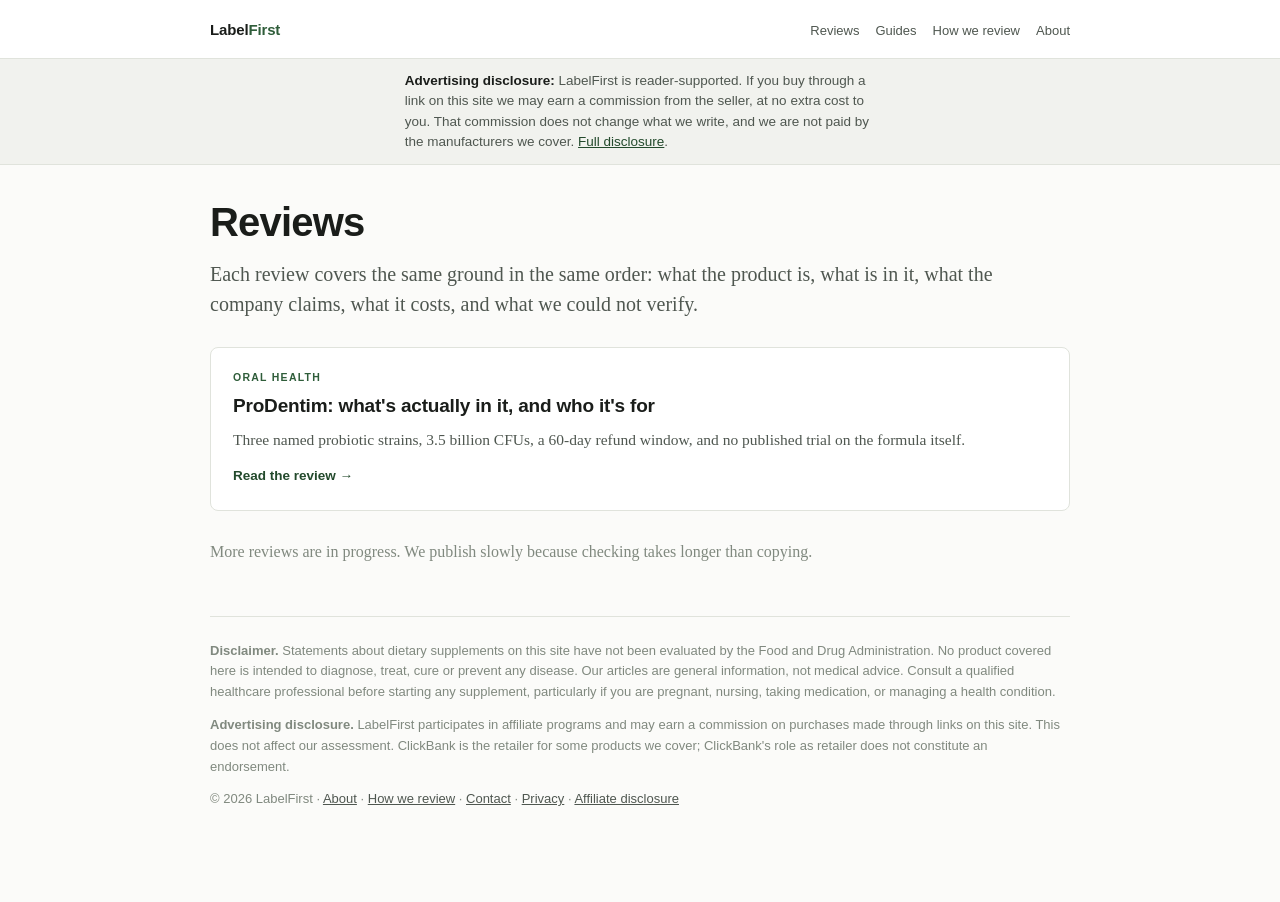
<file: reviews/index.html>
<!doctype html>
<html lang="en">
<head>
<meta charset="utf-8">
<meta name="viewport" content="width=device-width, initial-scale=1">
<title>Reviews — LabelFirst</title>
<meta name="description" content="Independent product reviews: what the label says, what the company claims, what we could verify, and what we could not.">
<link rel="canonical" href="https://labelfirst.org/reviews/">
<link rel="stylesheet" href="/assets/style.css">
</head>
<body>
<header class="masthead">
  <div class="masthead-in">
    <a class="brand" href="/">Label<span>First</span></a>
    <nav><a href="/reviews/">Reviews</a><a href="/guides/">Guides</a><a href="/how-we-review/">How we review</a><a href="/about/">About</a></nav>
  </div>
</header>
<div class="disclosure"><div><strong>Advertising disclosure:</strong> LabelFirst is reader-supported. If you buy through a link on this site we may earn a commission from the seller, at no extra cost to you. That commission does not change what we write, and we are not paid by the manufacturers we cover. <a href="/affiliate-disclosure/">Full disclosure</a>.</div></div>
<div class="wrap wrap-wide">

<h1>Reviews</h1>
<p class="standfirst">Each review covers the same ground in the same order: what the product is, what is in it, what the company claims, what it costs, and what we could not verify.</p>
<div class="grid">
  <article class="card">
    <p class="kicker">Oral health</p>
    <h3><a href="/reviews/prodentim/">ProDentim: what's actually in it, and who it's for</a></h3>
    <p>Three named probiotic strains, 3.5 billion CFUs, a 60-day refund window, and no published trial on the formula itself.</p>
    <a class="more" href="/reviews/prodentim/">Read the review &rarr;</a>
  </article>
</div>
<p style="margin-top:28px;color:var(--ink-faint);font-size:16px">More reviews are in progress. We publish slowly because checking takes longer than copying.</p>

<footer>
<p><strong>Disclaimer.</strong> Statements about dietary supplements on this site have not been evaluated by the Food and Drug Administration. No product covered here is intended to diagnose, treat, cure or prevent any disease. Our articles are general information, not medical advice. Consult a qualified healthcare professional before starting any supplement, particularly if you are pregnant, nursing, taking medication, or managing a health condition.</p>
<p><strong>Advertising disclosure.</strong> LabelFirst participates in affiliate programs and may earn a commission on purchases made through links on this site. This does not affect our assessment. ClickBank is the retailer for some products we cover; ClickBank's role as retailer does not constitute an endorsement.</p>
<p>&copy; 2026 LabelFirst &middot; <a href="/about/">About</a> &middot; <a href="/how-we-review/">How we review</a> &middot; <a href="/contact/">Contact</a> &middot; <a href="/privacy/">Privacy</a> &middot; <a href="/affiliate-disclosure/">Affiliate disclosure</a></p>
</footer>
</div>

</body>
</html>
</file>
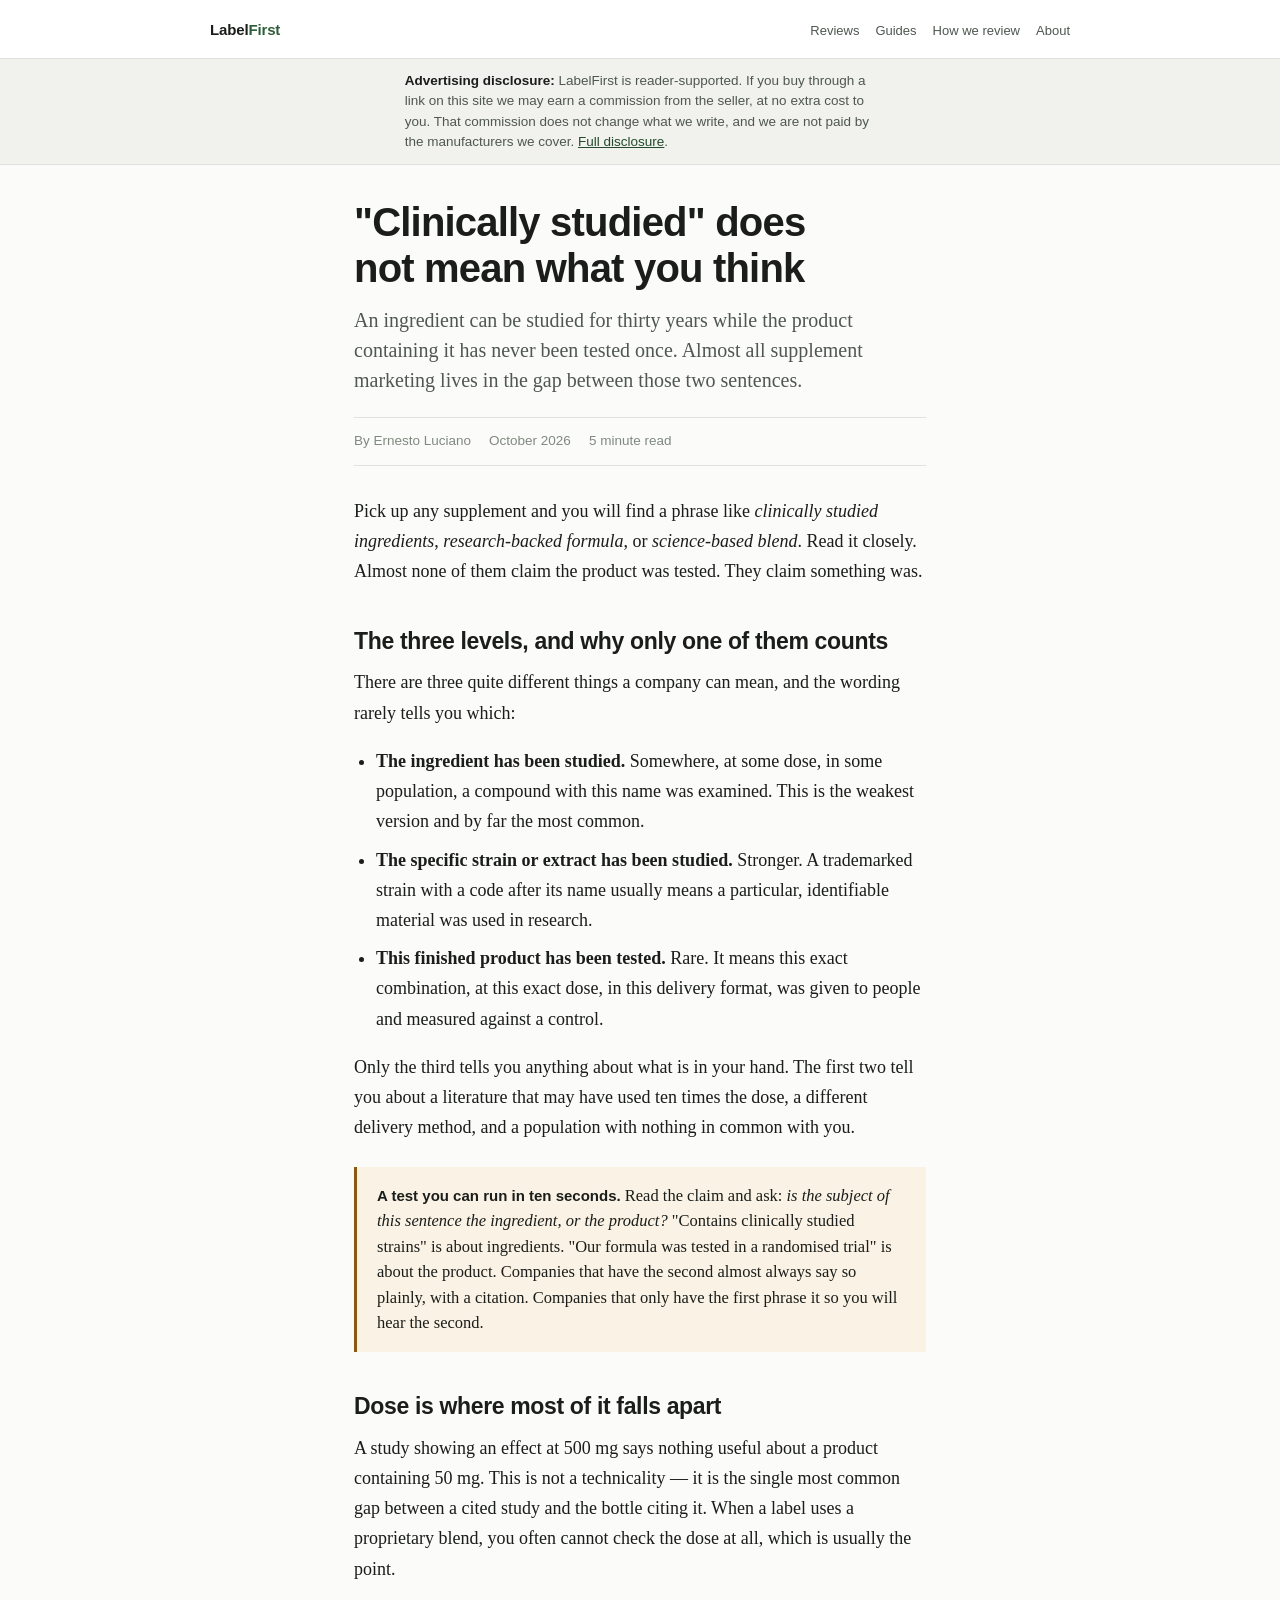
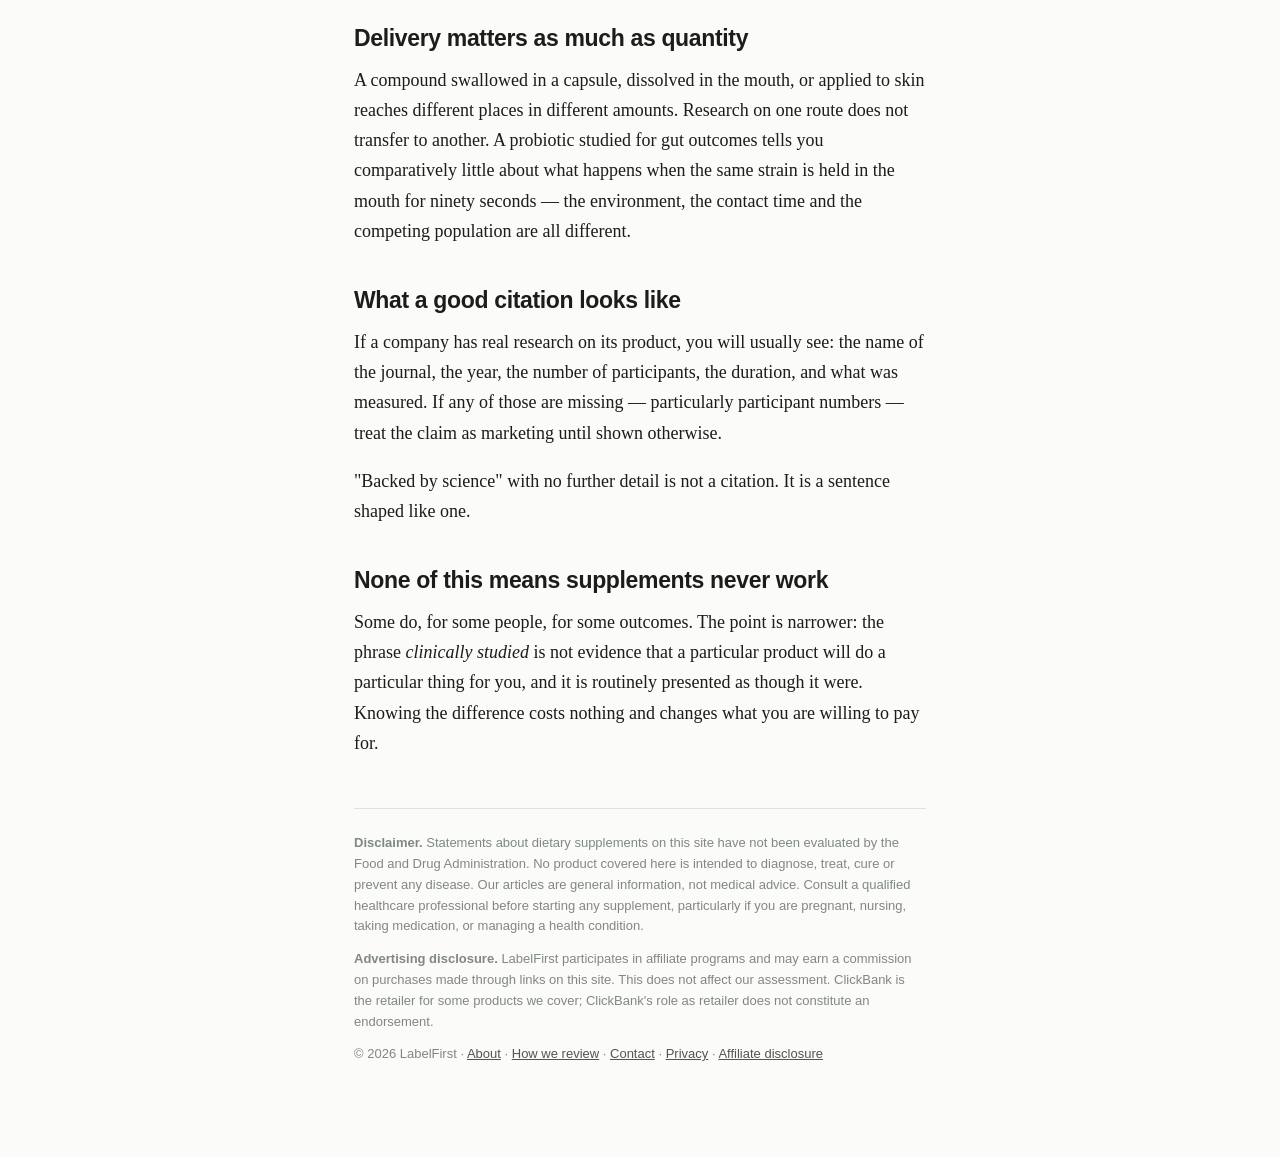
<file: guides/clinically-studied-claims/index.html>
<!doctype html>
<html lang="en">
<head>
<meta charset="utf-8">
<meta name="viewport" content="width=device-width, initial-scale=1">
<title>"Clinically studied" does not mean what you think — LabelFirst</title>
<meta name="description" content="An ingredient can be studied while the product containing it has never been tested. Here is how to tell which one a label is claiming.">
<link rel="canonical" href="https://labelfirst.org/guides/clinically-studied-claims/">
<link rel="stylesheet" href="/assets/style.css">
</head>
<body>
<header class="masthead">
  <div class="masthead-in">
    <a class="brand" href="/">Label<span>First</span></a>
    <nav><a href="/reviews/">Reviews</a><a href="/guides/">Guides</a><a href="/how-we-review/">How we review</a><a href="/about/">About</a></nav>
  </div>
</header>
<div class="disclosure"><div><strong>Advertising disclosure:</strong> LabelFirst is reader-supported. If you buy through a link on this site we may earn a commission from the seller, at no extra cost to you. That commission does not change what we write, and we are not paid by the manufacturers we cover. <a href="/affiliate-disclosure/">Full disclosure</a>.</div></div>
<div class="wrap">

<h1>"Clinically studied" does not mean what you think</h1>
<p class="standfirst">An ingredient can be studied for thirty years while the product containing it has never been tested once. Almost all supplement marketing lives in the gap between those two sentences.</p>
<div class="byline"><span>By Ernesto Luciano</span><span>October 2026</span><span>5 minute read</span></div>

<p>Pick up any supplement and you will find a phrase like <em>clinically studied ingredients</em>, <em>research-backed formula</em>, or <em>science-based blend</em>. Read it closely. Almost none of them claim the product was tested. They claim something was.</p>

<h2>The three levels, and why only one of them counts</h2>
<p>There are three quite different things a company can mean, and the wording rarely tells you which:</p>
<ul>
  <li><strong>The ingredient has been studied.</strong> Somewhere, at some dose, in some population, a compound with this name was examined. This is the weakest version and by far the most common.</li>
  <li><strong>The specific strain or extract has been studied.</strong> Stronger. A trademarked strain with a code after its name usually means a particular, identifiable material was used in research.</li>
  <li><strong>This finished product has been tested.</strong> Rare. It means this exact combination, at this exact dose, in this delivery format, was given to people and measured against a control.</li>
</ul>
<p>Only the third tells you anything about what is in your hand. The first two tell you about a literature that may have used ten times the dose, a different delivery method, and a population with nothing in common with you.</p>

<div class="flag">
  <p><b>A test you can run in ten seconds.</b> Read the claim and ask: <em>is the subject of this sentence the ingredient, or the product?</em> "Contains clinically studied strains" is about ingredients. "Our formula was tested in a randomised trial" is about the product. Companies that have the second almost always say so plainly, with a citation. Companies that only have the first phrase it so you will hear the second.</p>
</div>

<h2>Dose is where most of it falls apart</h2>
<p>A study showing an effect at 500&nbsp;mg says nothing useful about a product containing 50&nbsp;mg. This is not a technicality — it is the single most common gap between a cited study and the bottle citing it. When a label uses a proprietary blend, you often cannot check the dose at all, which is usually the point.</p>

<h2>Delivery matters as much as quantity</h2>
<p>A compound swallowed in a capsule, dissolved in the mouth, or applied to skin reaches different places in different amounts. Research on one route does not transfer to another. A probiotic studied for gut outcomes tells you comparatively little about what happens when the same strain is held in the mouth for ninety seconds — the environment, the contact time and the competing population are all different.</p>

<h2>What a good citation looks like</h2>
<p>If a company has real research on its product, you will usually see: the name of the journal, the year, the number of participants, the duration, and what was measured. If any of those are missing — particularly participant numbers — treat the claim as marketing until shown otherwise.</p>
<p>"Backed by science" with no further detail is not a citation. It is a sentence shaped like one.</p>

<h2>None of this means supplements never work</h2>
<p>Some do, for some people, for some outcomes. The point is narrower: the phrase <em>clinically studied</em> is not evidence that a particular product will do a particular thing for you, and it is routinely presented as though it were. Knowing the difference costs nothing and changes what you are willing to pay for.</p>

<footer>
<p><strong>Disclaimer.</strong> Statements about dietary supplements on this site have not been evaluated by the Food and Drug Administration. No product covered here is intended to diagnose, treat, cure or prevent any disease. Our articles are general information, not medical advice. Consult a qualified healthcare professional before starting any supplement, particularly if you are pregnant, nursing, taking medication, or managing a health condition.</p>
<p><strong>Advertising disclosure.</strong> LabelFirst participates in affiliate programs and may earn a commission on purchases made through links on this site. This does not affect our assessment. ClickBank is the retailer for some products we cover; ClickBank's role as retailer does not constitute an endorsement.</p>
<p>&copy; 2026 LabelFirst &middot; <a href="/about/">About</a> &middot; <a href="/how-we-review/">How we review</a> &middot; <a href="/contact/">Contact</a> &middot; <a href="/privacy/">Privacy</a> &middot; <a href="/affiliate-disclosure/">Affiliate disclosure</a></p>
</footer>
</div>

</body>
</html>
</file>
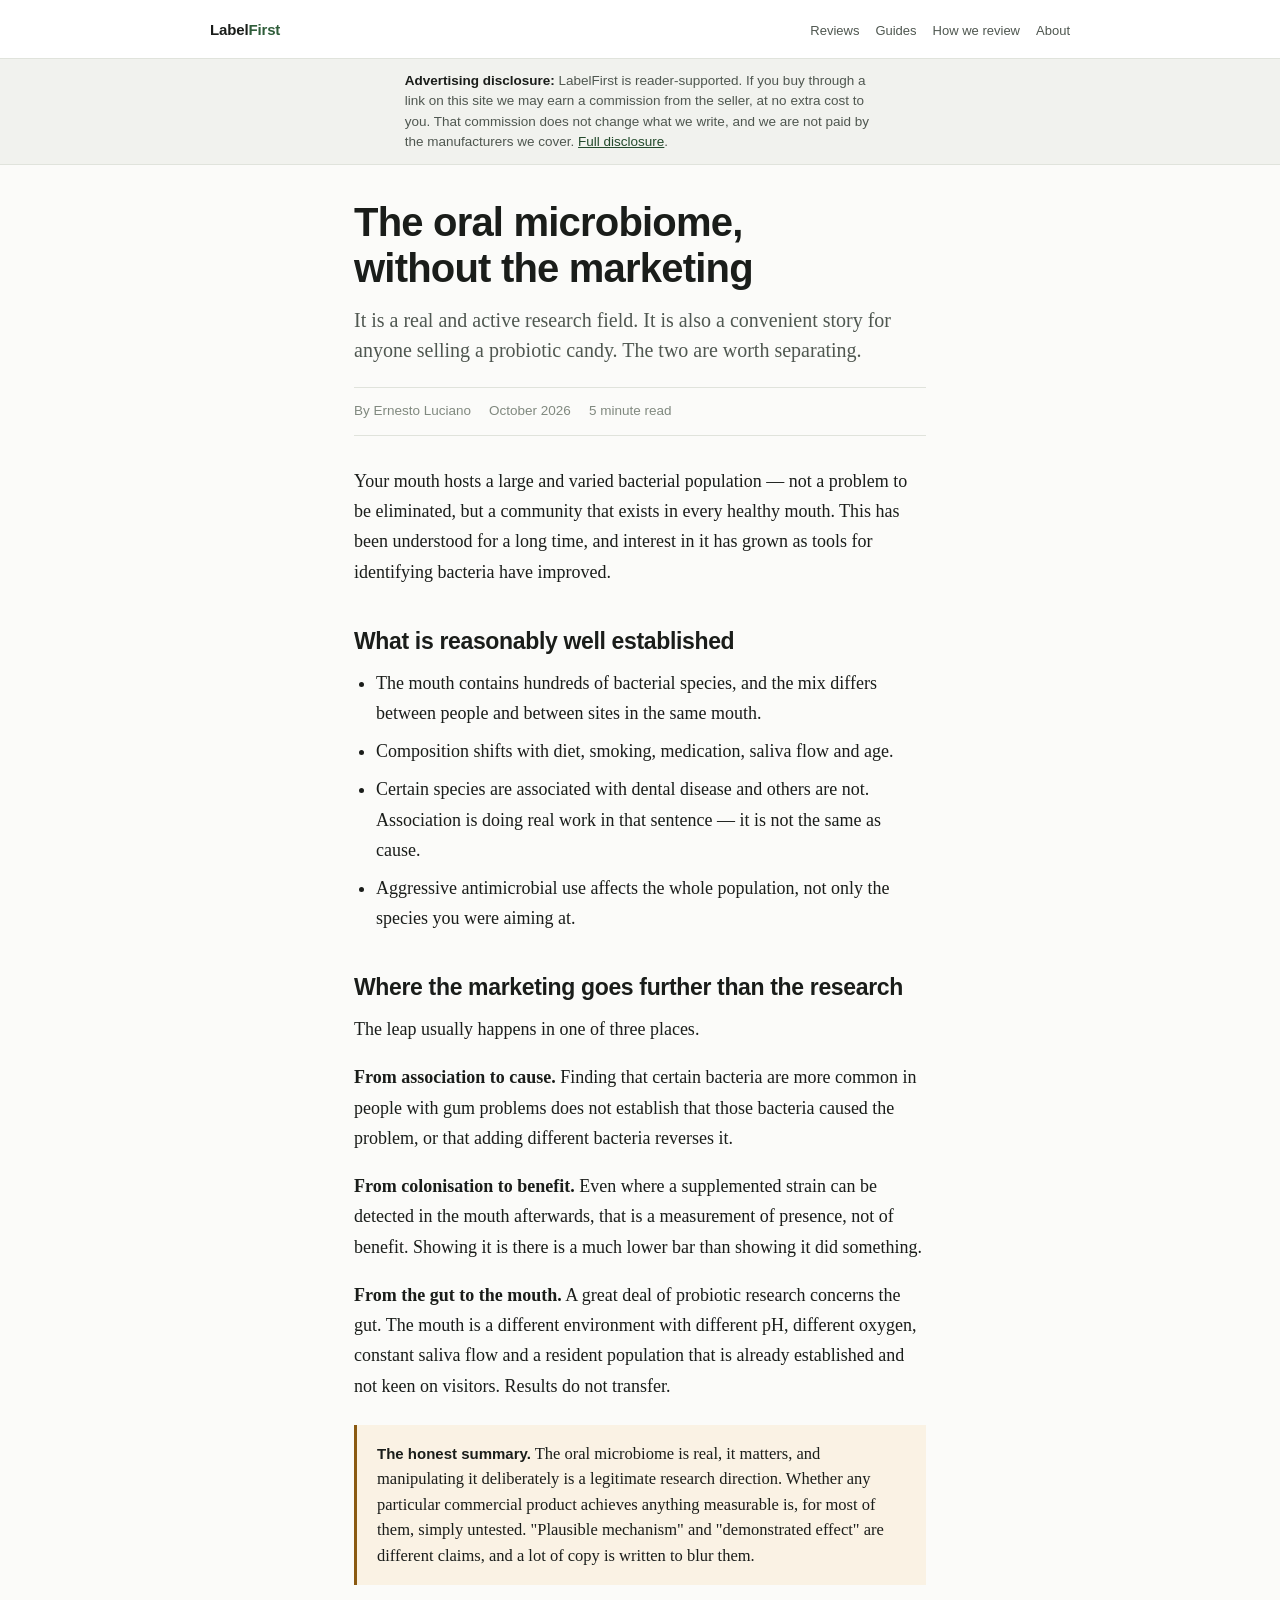
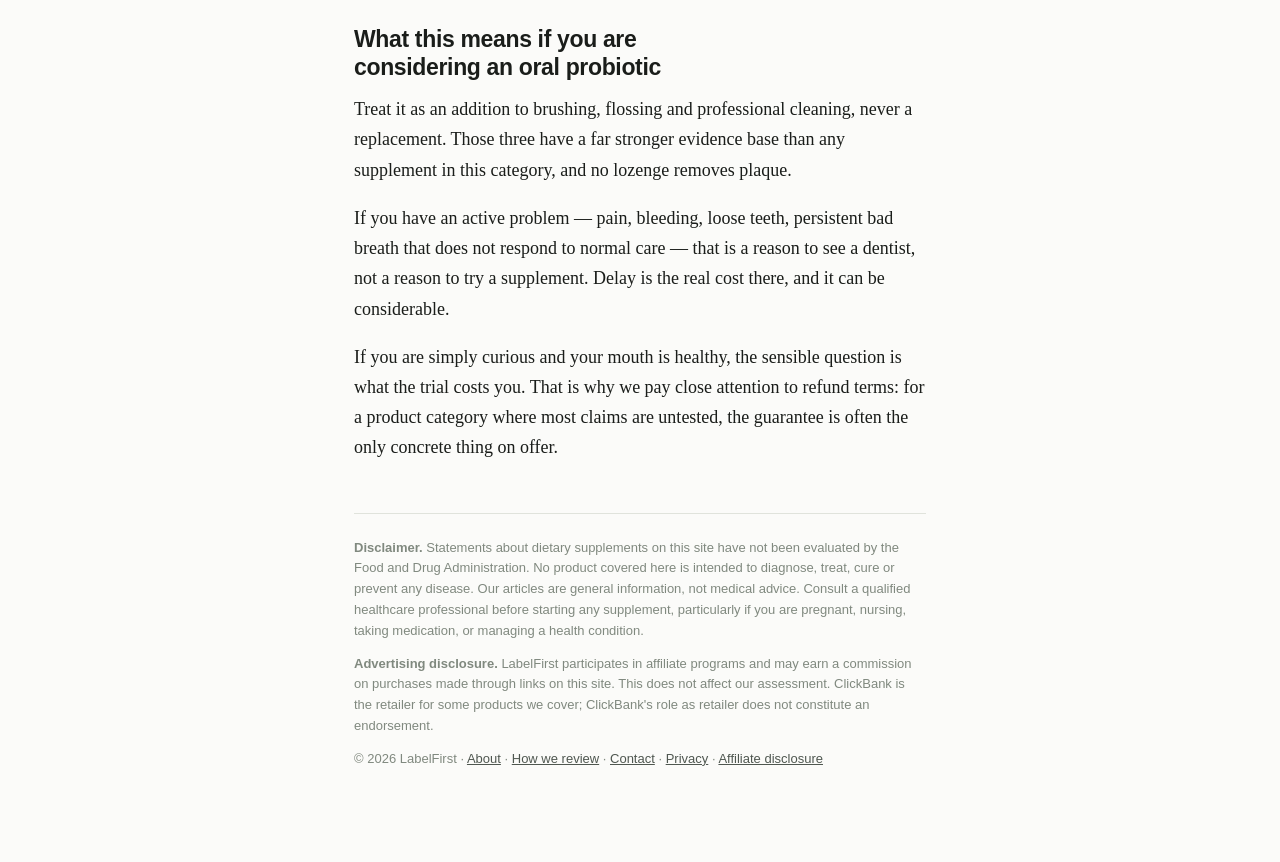
<file: guides/oral-microbiome-basics/index.html>
<!doctype html>
<html lang="en">
<head>
<meta charset="utf-8">
<meta name="viewport" content="width=device-width, initial-scale=1">
<title>The oral microbiome, without the marketing — LabelFirst</title>
<meta name="description" content="What researchers actually know about the bacteria in your mouth, and which parts get overstated when someone is selling a lozenge.">
<link rel="canonical" href="https://labelfirst.org/guides/oral-microbiome-basics/">
<link rel="stylesheet" href="/assets/style.css">
</head>
<body>
<header class="masthead">
  <div class="masthead-in">
    <a class="brand" href="/">Label<span>First</span></a>
    <nav><a href="/reviews/">Reviews</a><a href="/guides/">Guides</a><a href="/how-we-review/">How we review</a><a href="/about/">About</a></nav>
  </div>
</header>
<div class="disclosure"><div><strong>Advertising disclosure:</strong> LabelFirst is reader-supported. If you buy through a link on this site we may earn a commission from the seller, at no extra cost to you. That commission does not change what we write, and we are not paid by the manufacturers we cover. <a href="/affiliate-disclosure/">Full disclosure</a>.</div></div>
<div class="wrap">

<h1>The oral microbiome, without the marketing</h1>
<p class="standfirst">It is a real and active research field. It is also a convenient story for anyone selling a probiotic candy. The two are worth separating.</p>
<div class="byline"><span>By Ernesto Luciano</span><span>October 2026</span><span>5 minute read</span></div>

<p>Your mouth hosts a large and varied bacterial population — not a problem to be eliminated, but a community that exists in every healthy mouth. This has been understood for a long time, and interest in it has grown as tools for identifying bacteria have improved.</p>

<h2>What is reasonably well established</h2>
<ul>
  <li>The mouth contains hundreds of bacterial species, and the mix differs between people and between sites in the same mouth.</li>
  <li>Composition shifts with diet, smoking, medication, saliva flow and age.</li>
  <li>Certain species are associated with dental disease and others are not. Association is doing real work in that sentence — it is not the same as cause.</li>
  <li>Aggressive antimicrobial use affects the whole population, not only the species you were aiming at.</li>
</ul>

<h2>Where the marketing goes further than the research</h2>
<p>The leap usually happens in one of three places.</p>
<p><strong>From association to cause.</strong> Finding that certain bacteria are more common in people with gum problems does not establish that those bacteria caused the problem, or that adding different bacteria reverses it.</p>
<p><strong>From colonisation to benefit.</strong> Even where a supplemented strain can be detected in the mouth afterwards, that is a measurement of presence, not of benefit. Showing it is there is a much lower bar than showing it did something.</p>
<p><strong>From the gut to the mouth.</strong> A great deal of probiotic research concerns the gut. The mouth is a different environment with different pH, different oxygen, constant saliva flow and a resident population that is already established and not keen on visitors. Results do not transfer.</p>

<div class="flag">
  <p><b>The honest summary.</b> The oral microbiome is real, it matters, and manipulating it deliberately is a legitimate research direction. Whether any particular commercial product achieves anything measurable is, for most of them, simply untested. "Plausible mechanism" and "demonstrated effect" are different claims, and a lot of copy is written to blur them.</p>
</div>

<h2>What this means if you are considering an oral probiotic</h2>
<p>Treat it as an addition to brushing, flossing and professional cleaning, never a replacement. Those three have a far stronger evidence base than any supplement in this category, and no lozenge removes plaque.</p>
<p>If you have an active problem — pain, bleeding, loose teeth, persistent bad breath that does not respond to normal care — that is a reason to see a dentist, not a reason to try a supplement. Delay is the real cost there, and it can be considerable.</p>
<p>If you are simply curious and your mouth is healthy, the sensible question is what the trial costs you. That is why we pay close attention to refund terms: for a product category where most claims are untested, the guarantee is often the only concrete thing on offer.</p>

<footer>
<p><strong>Disclaimer.</strong> Statements about dietary supplements on this site have not been evaluated by the Food and Drug Administration. No product covered here is intended to diagnose, treat, cure or prevent any disease. Our articles are general information, not medical advice. Consult a qualified healthcare professional before starting any supplement, particularly if you are pregnant, nursing, taking medication, or managing a health condition.</p>
<p><strong>Advertising disclosure.</strong> LabelFirst participates in affiliate programs and may earn a commission on purchases made through links on this site. This does not affect our assessment. ClickBank is the retailer for some products we cover; ClickBank's role as retailer does not constitute an endorsement.</p>
<p>&copy; 2026 LabelFirst &middot; <a href="/about/">About</a> &middot; <a href="/how-we-review/">How we review</a> &middot; <a href="/contact/">Contact</a> &middot; <a href="/privacy/">Privacy</a> &middot; <a href="/affiliate-disclosure/">Affiliate disclosure</a></p>
</footer>
</div>

</body>
</html>
</file>
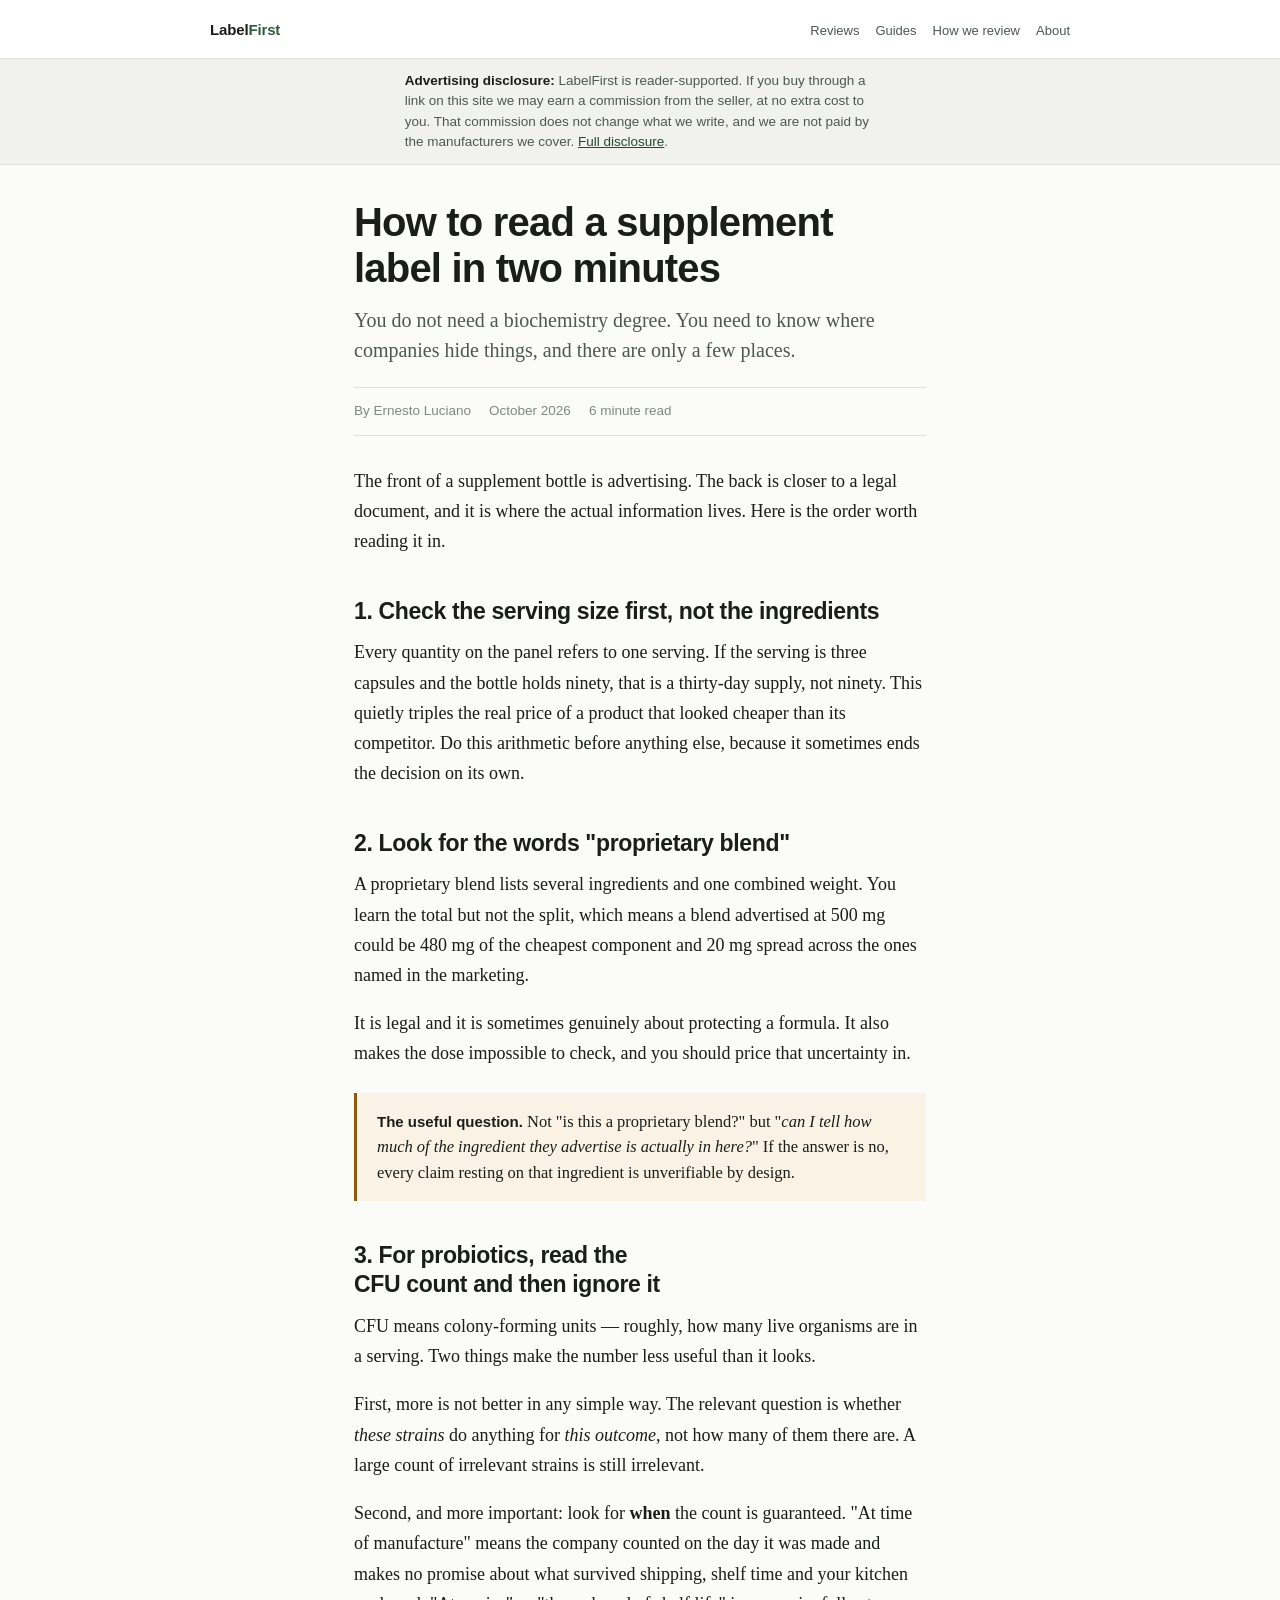
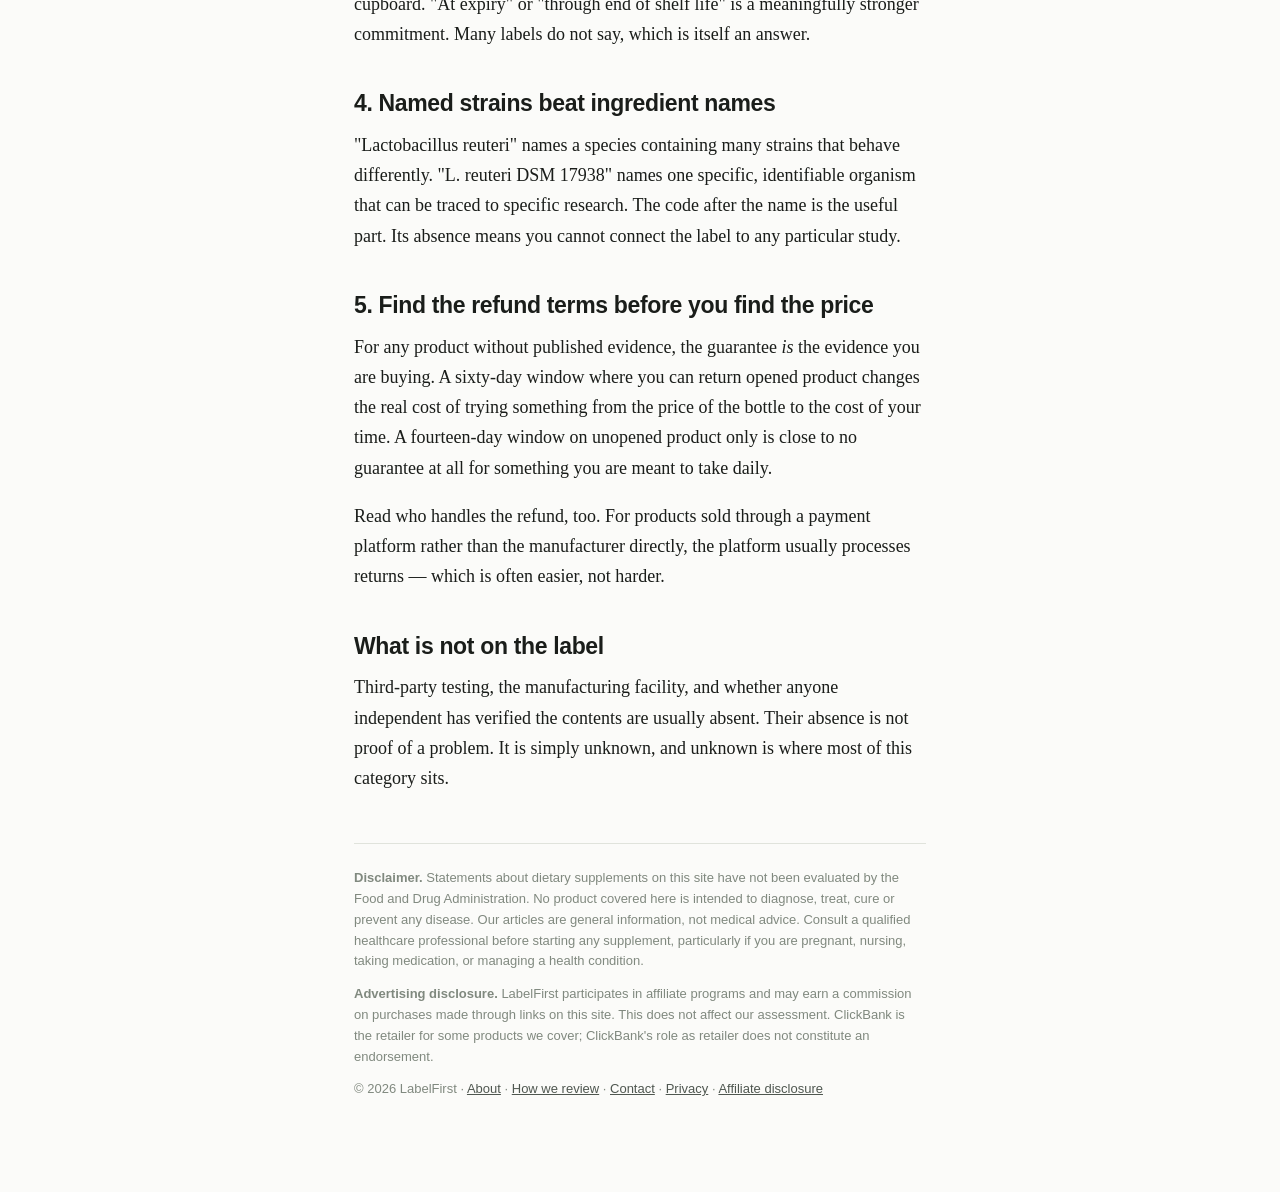
<file: guides/reading-supplement-labels/index.html>
<!doctype html>
<html lang="en">
<head>
<meta charset="utf-8">
<meta name="viewport" content="width=device-width, initial-scale=1">
<title>How to read a supplement label in two minutes — LabelFirst</title>
<meta name="description" content="Proprietary blends, CFU counts, potency dating and serving-size arithmetic — the checks worth doing before you spend anything.">
<link rel="canonical" href="https://labelfirst.org/guides/reading-supplement-labels/">
<link rel="stylesheet" href="/assets/style.css">
</head>
<body>
<header class="masthead">
  <div class="masthead-in">
    <a class="brand" href="/">Label<span>First</span></a>
    <nav><a href="/reviews/">Reviews</a><a href="/guides/">Guides</a><a href="/how-we-review/">How we review</a><a href="/about/">About</a></nav>
  </div>
</header>
<div class="disclosure"><div><strong>Advertising disclosure:</strong> LabelFirst is reader-supported. If you buy through a link on this site we may earn a commission from the seller, at no extra cost to you. That commission does not change what we write, and we are not paid by the manufacturers we cover. <a href="/affiliate-disclosure/">Full disclosure</a>.</div></div>
<div class="wrap">

<h1>How to read a supplement label in two minutes</h1>
<p class="standfirst">You do not need a biochemistry degree. You need to know where companies hide things, and there are only a few places.</p>
<div class="byline"><span>By Ernesto Luciano</span><span>October 2026</span><span>6 minute read</span></div>

<p>The front of a supplement bottle is advertising. The back is closer to a legal document, and it is where the actual information lives. Here is the order worth reading it in.</p>

<h2>1. Check the serving size first, not the ingredients</h2>
<p>Every quantity on the panel refers to one serving. If the serving is three capsules and the bottle holds ninety, that is a thirty-day supply, not ninety. This quietly triples the real price of a product that looked cheaper than its competitor. Do this arithmetic before anything else, because it sometimes ends the decision on its own.</p>

<h2>2. Look for the words "proprietary blend"</h2>
<p>A proprietary blend lists several ingredients and one combined weight. You learn the total but not the split, which means a blend advertised at 500&nbsp;mg could be 480&nbsp;mg of the cheapest component and 20&nbsp;mg spread across the ones named in the marketing.</p>
<p>It is legal and it is sometimes genuinely about protecting a formula. It also makes the dose impossible to check, and you should price that uncertainty in.</p>

<div class="flag">
  <p><b>The useful question.</b> Not "is this a proprietary blend?" but "<em>can I tell how much of the ingredient they advertise is actually in here?</em>" If the answer is no, every claim resting on that ingredient is unverifiable by design.</p>
</div>

<h2>3. For probiotics, read the CFU count and then ignore it</h2>
<p>CFU means colony-forming units — roughly, how many live organisms are in a serving. Two things make the number less useful than it looks.</p>
<p>First, more is not better in any simple way. The relevant question is whether <em>these strains</em> do anything for <em>this outcome</em>, not how many of them there are. A large count of irrelevant strains is still irrelevant.</p>
<p>Second, and more important: look for <strong>when</strong> the count is guaranteed. "At time of manufacture" means the company counted on the day it was made and makes no promise about what survived shipping, shelf time and your kitchen cupboard. "At expiry" or "through end of shelf life" is a meaningfully stronger commitment. Many labels do not say, which is itself an answer.</p>

<h2>4. Named strains beat ingredient names</h2>
<p>"Lactobacillus reuteri" names a species containing many strains that behave differently. "L. reuteri DSM 17938" names one specific, identifiable organism that can be traced to specific research. The code after the name is the useful part. Its absence means you cannot connect the label to any particular study.</p>

<h2>5. Find the refund terms before you find the price</h2>
<p>For any product without published evidence, the guarantee <em>is</em> the evidence you are buying. A sixty-day window where you can return opened product changes the real cost of trying something from the price of the bottle to the cost of your time. A fourteen-day window on unopened product only is close to no guarantee at all for something you are meant to take daily.</p>
<p>Read who handles the refund, too. For products sold through a payment platform rather than the manufacturer directly, the platform usually processes returns — which is often easier, not harder.</p>

<h2>What is not on the label</h2>
<p>Third-party testing, the manufacturing facility, and whether anyone independent has verified the contents are usually absent. Their absence is not proof of a problem. It is simply unknown, and unknown is where most of this category sits.</p>

<footer>
<p><strong>Disclaimer.</strong> Statements about dietary supplements on this site have not been evaluated by the Food and Drug Administration. No product covered here is intended to diagnose, treat, cure or prevent any disease. Our articles are general information, not medical advice. Consult a qualified healthcare professional before starting any supplement, particularly if you are pregnant, nursing, taking medication, or managing a health condition.</p>
<p><strong>Advertising disclosure.</strong> LabelFirst participates in affiliate programs and may earn a commission on purchases made through links on this site. This does not affect our assessment. ClickBank is the retailer for some products we cover; ClickBank's role as retailer does not constitute an endorsement.</p>
<p>&copy; 2026 LabelFirst &middot; <a href="/about/">About</a> &middot; <a href="/how-we-review/">How we review</a> &middot; <a href="/contact/">Contact</a> &middot; <a href="/privacy/">Privacy</a> &middot; <a href="/affiliate-disclosure/">Affiliate disclosure</a></p>
</footer>
</div>

</body>
</html>
</file>
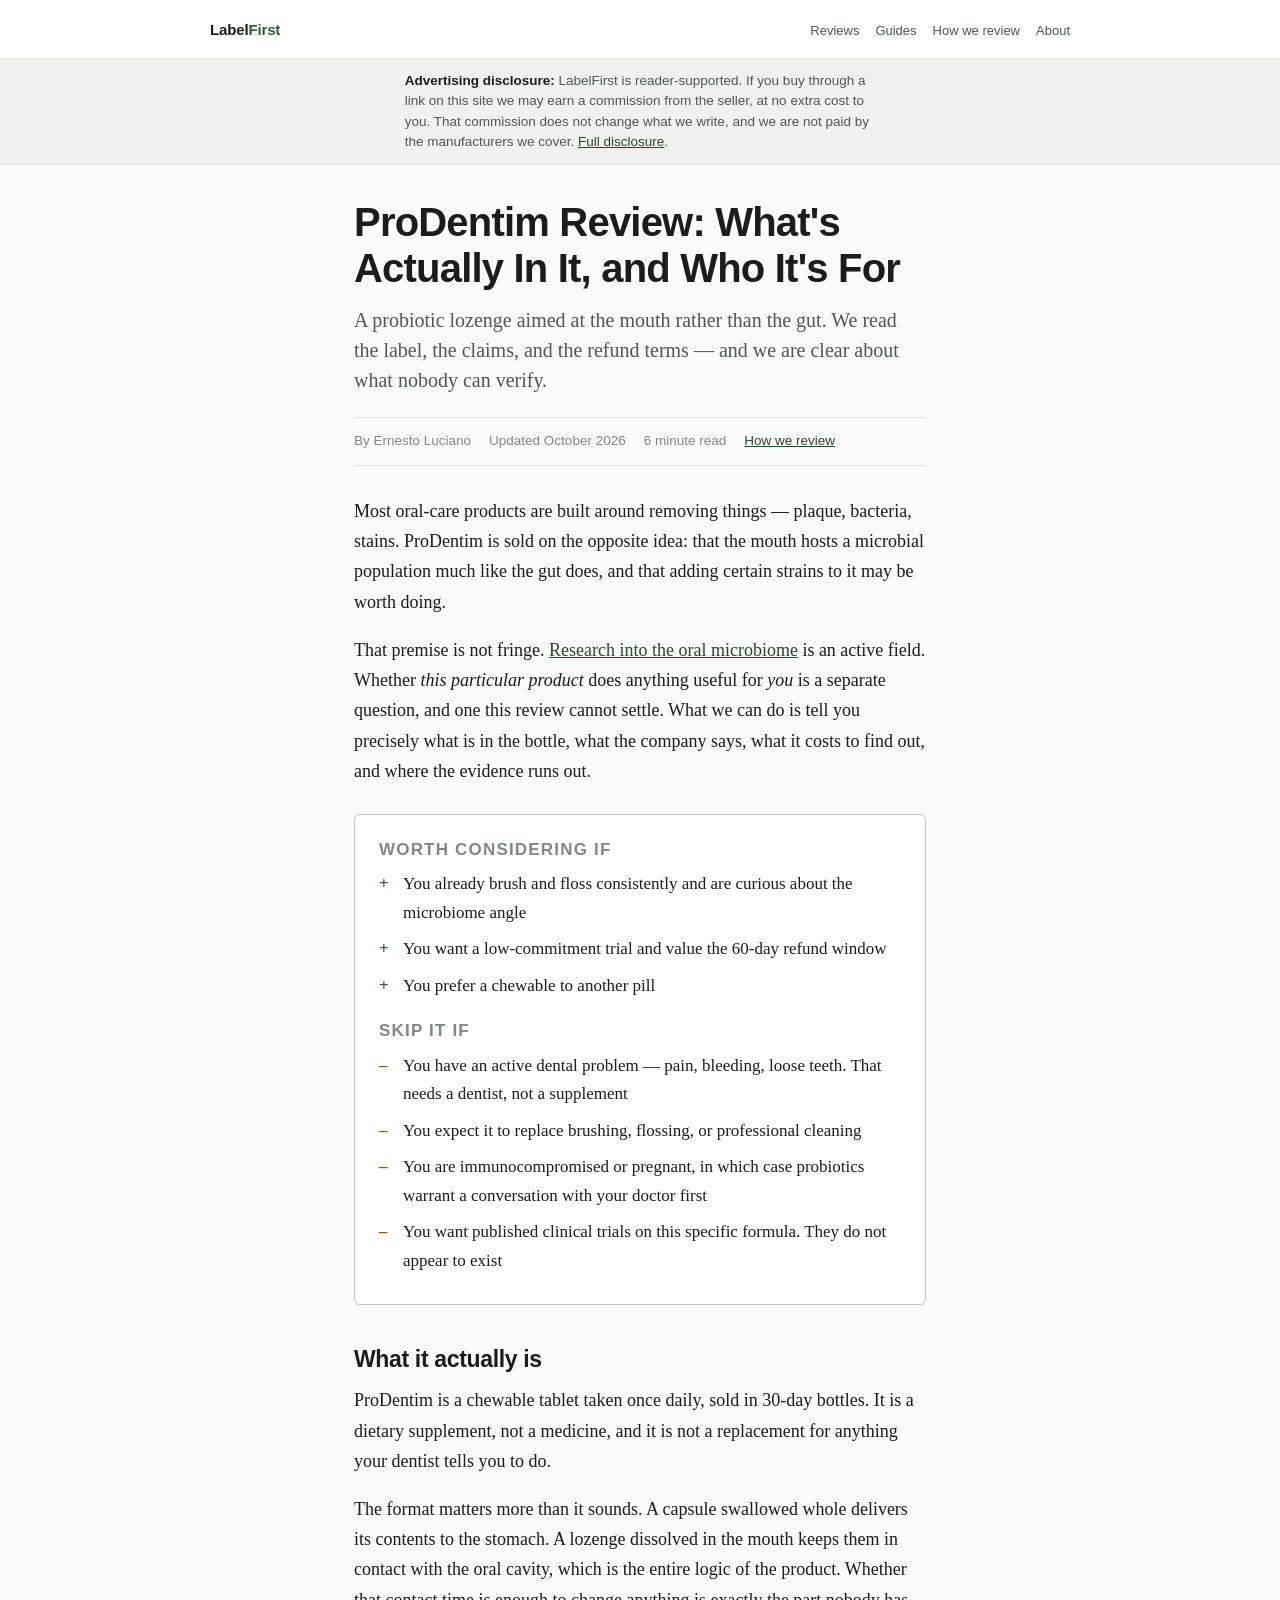
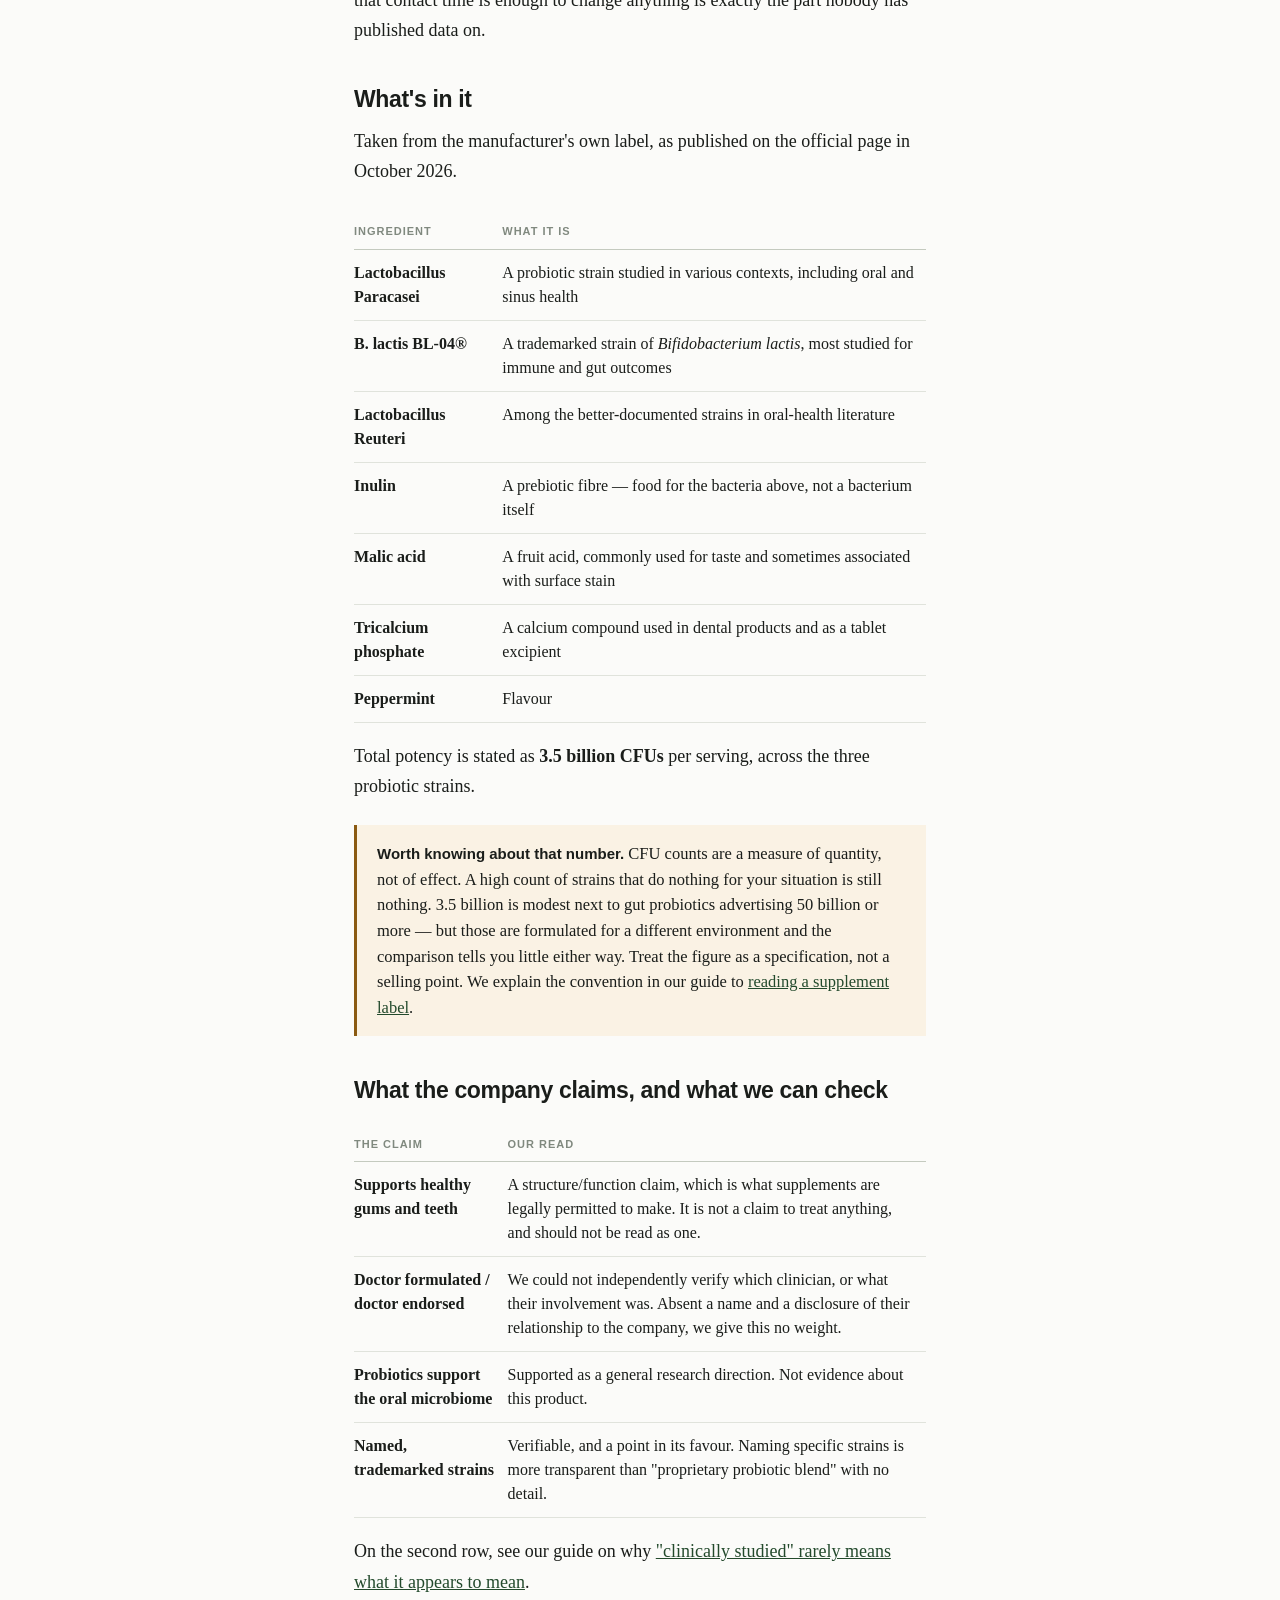
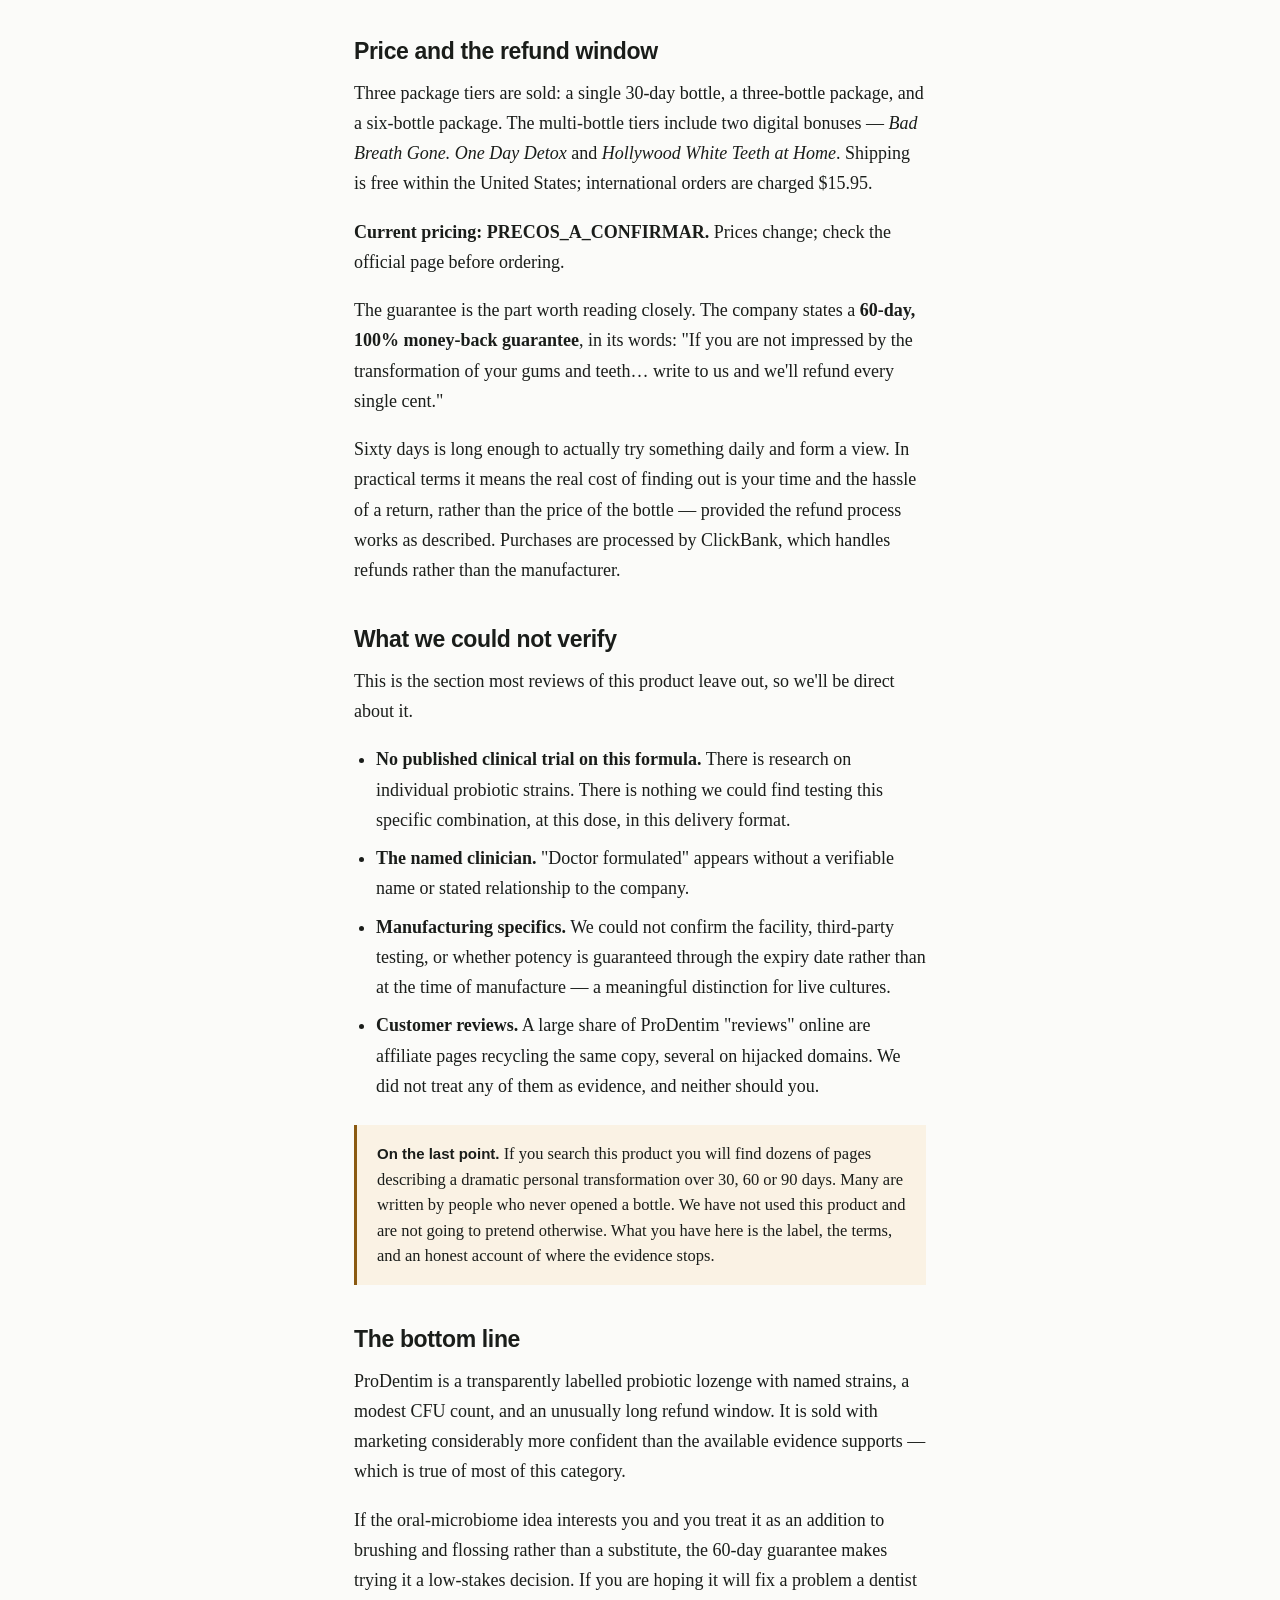
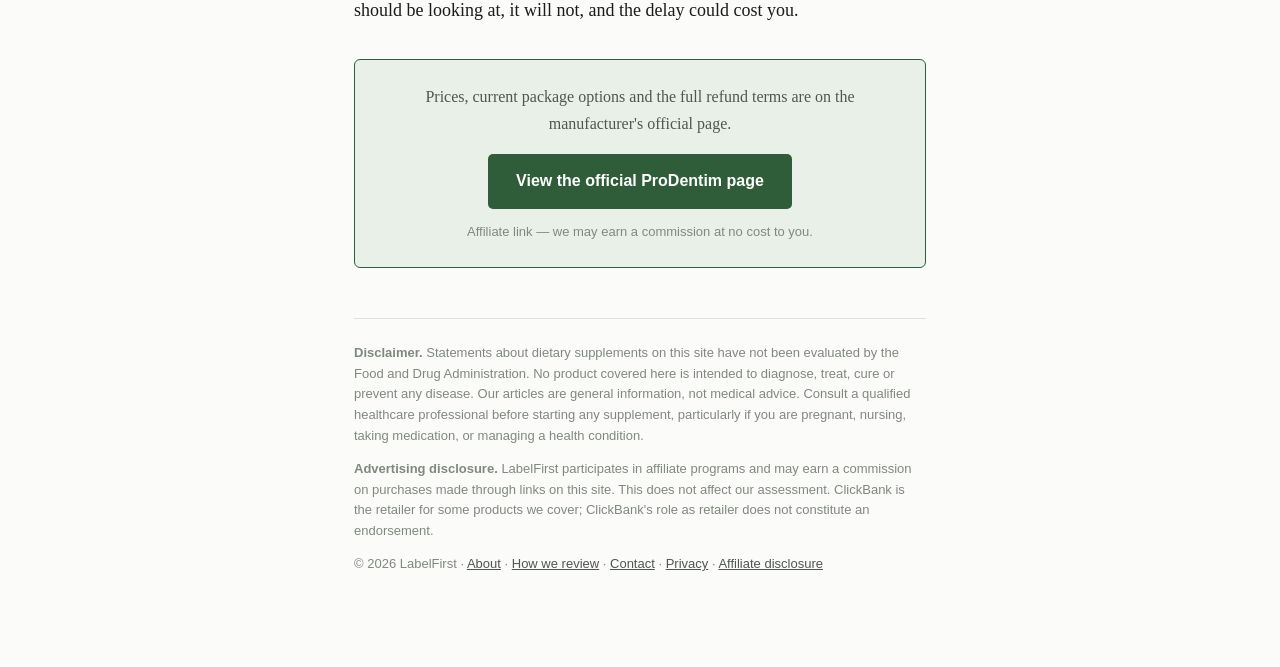
<file: reviews/prodentim/index.html>
<!doctype html>
<html lang="en">
<head>
<meta charset="utf-8">
<meta name="viewport" content="width=device-width, initial-scale=1">
<title>ProDentim Review: What's Actually In It, and Who It's For — LabelFirst</title>
<meta name="description" content="An independent, research-based review of ProDentim: the probiotic strains it contains, what the company claims, what we could and could not verify, and the refund terms.">
<link rel="canonical" href="https://labelfirst.org/reviews/prodentim/">
<link rel="stylesheet" href="/assets/style.css">
</head>
<body>
<header class="masthead">
  <div class="masthead-in">
    <a class="brand" href="/">Label<span>First</span></a>
    <nav><a href="/reviews/">Reviews</a><a href="/guides/">Guides</a><a href="/how-we-review/">How we review</a><a href="/about/">About</a></nav>
  </div>
</header>
<div class="disclosure"><div><strong>Advertising disclosure:</strong> LabelFirst is reader-supported. If you buy through a link on this site we may earn a commission from the seller, at no extra cost to you. That commission does not change what we write, and we are not paid by the manufacturers we cover. <a href="/affiliate-disclosure/">Full disclosure</a>.</div></div>
<div class="wrap">

<h1>ProDentim Review: What's Actually In It, and Who It's For</h1>
<p class="standfirst">A probiotic lozenge aimed at the mouth rather than the gut. We read the label, the claims, and the refund terms &mdash; and we are clear about what nobody can verify.</p>
<div class="byline"><span>By Ernesto Luciano</span><span>Updated October 2026</span><span>6 minute read</span><span><a href="/how-we-review/">How we review</a></span></div>

<p>Most oral-care products are built around removing things &mdash; plaque, bacteria, stains. ProDentim is sold on the opposite idea: that the mouth hosts a microbial population much like the gut does, and that adding certain strains to it may be worth doing.</p>
<p>That premise is not fringe. <a href="/guides/oral-microbiome-basics/">Research into the oral microbiome</a> is an active field. Whether <em>this particular product</em> does anything useful for <em>you</em> is a separate question, and one this review cannot settle. What we can do is tell you precisely what is in the bottle, what the company says, what it costs to find out, and where the evidence runs out.</p>

<div class="verdict">
  <h2>Worth considering if</h2>
  <ul class="yes">
    <li>You already brush and floss consistently and are curious about the microbiome angle</li>
    <li>You want a low-commitment trial and value the 60-day refund window</li>
    <li>You prefer a chewable to another pill</li>
  </ul>
  <h2>Skip it if</h2>
  <ul class="no">
    <li>You have an active dental problem &mdash; pain, bleeding, loose teeth. That needs a dentist, not a supplement</li>
    <li>You expect it to replace brushing, flossing, or professional cleaning</li>
    <li>You are immunocompromised or pregnant, in which case probiotics warrant a conversation with your doctor first</li>
    <li>You want published clinical trials on this specific formula. They do not appear to exist</li>
  </ul>
</div>

<h2>What it actually is</h2>
<p>ProDentim is a chewable tablet taken once daily, sold in 30-day bottles. It is a dietary supplement, not a medicine, and it is not a replacement for anything your dentist tells you to do.</p>
<p>The format matters more than it sounds. A capsule swallowed whole delivers its contents to the stomach. A lozenge dissolved in the mouth keeps them in contact with the oral cavity, which is the entire logic of the product. Whether that contact time is enough to change anything is exactly the part nobody has published data on.</p>

<h2>What's in it</h2>
<p>Taken from the manufacturer's own label, as published on the official page in October 2026.</p>
<div class="tw">
<table>
  <thead><tr><th>Ingredient</th><th>What it is</th></tr></thead>
  <tbody>
    <tr><td>Lactobacillus Paracasei</td><td>A probiotic strain studied in various contexts, including oral and sinus health</td></tr>
    <tr><td>B. lactis BL-04&reg;</td><td>A trademarked strain of <em>Bifidobacterium lactis</em>, most studied for immune and gut outcomes</td></tr>
    <tr><td>Lactobacillus Reuteri</td><td>Among the better-documented strains in oral-health literature</td></tr>
    <tr><td>Inulin</td><td>A prebiotic fibre &mdash; food for the bacteria above, not a bacterium itself</td></tr>
    <tr><td>Malic acid</td><td>A fruit acid, commonly used for taste and sometimes associated with surface stain</td></tr>
    <tr><td>Tricalcium phosphate</td><td>A calcium compound used in dental products and as a tablet excipient</td></tr>
    <tr><td>Peppermint</td><td>Flavour</td></tr>
  </tbody>
</table>
</div>
<p>Total potency is stated as <strong>3.5 billion CFUs</strong> per serving, across the three probiotic strains.</p>

<div class="flag">
  <p><b>Worth knowing about that number.</b> CFU counts are a measure of quantity, not of effect. A high count of strains that do nothing for your situation is still nothing. 3.5 billion is modest next to gut probiotics advertising 50 billion or more &mdash; but those are formulated for a different environment and the comparison tells you little either way. Treat the figure as a specification, not a selling point. We explain the convention in our guide to <a href="/guides/reading-supplement-labels/">reading a supplement label</a>.</p>
</div>

<h2>What the company claims, and what we can check</h2>
<div class="tw">
<table>
  <thead><tr><th>The claim</th><th>Our read</th></tr></thead>
  <tbody>
    <tr><td>Supports healthy gums and teeth</td><td>A structure/function claim, which is what supplements are legally permitted to make. It is not a claim to treat anything, and should not be read as one.</td></tr>
    <tr><td>Doctor formulated / doctor endorsed</td><td>We could not independently verify which clinician, or what their involvement was. Absent a name and a disclosure of their relationship to the company, we give this no weight.</td></tr>
    <tr><td>Probiotics support the oral microbiome</td><td>Supported as a general research direction. Not evidence about this product.</td></tr>
    <tr><td>Named, trademarked strains</td><td>Verifiable, and a point in its favour. Naming specific strains is more transparent than "proprietary probiotic blend" with no detail.</td></tr>
  </tbody>
</table>
</div>
<p>On the second row, see our guide on why <a href="/guides/clinically-studied-claims/">"clinically studied" rarely means what it appears to mean</a>.</p>

<h2>Price and the refund window</h2>
<p>Three package tiers are sold: a single 30-day bottle, a three-bottle package, and a six-bottle package. The multi-bottle tiers include two digital bonuses &mdash; <em>Bad Breath Gone. One Day Detox</em> and <em>Hollywood White Teeth at Home</em>. Shipping is free within the United States; international orders are charged $15.95.</p>
<!-- EDITAR antes de publicar: confirmar os precos exactos na pagina oficial. Nao publicar valores nao verificados. -->
<p><strong>Current pricing: PRECOS_A_CONFIRMAR.</strong> Prices change; check the official page before ordering.</p>
<p>The guarantee is the part worth reading closely. The company states a <strong>60-day, 100% money-back guarantee</strong>, in its words: "If you are not impressed by the transformation of your gums and teeth&hellip; write to us and we'll refund every single cent."</p>
<p>Sixty days is long enough to actually try something daily and form a view. In practical terms it means the real cost of finding out is your time and the hassle of a return, rather than the price of the bottle &mdash; provided the refund process works as described. Purchases are processed by ClickBank, which handles refunds rather than the manufacturer.</p>

<h2>What we could not verify</h2>
<p>This is the section most reviews of this product leave out, so we'll be direct about it.</p>
<ul>
  <li><strong>No published clinical trial on this formula.</strong> There is research on individual probiotic strains. There is nothing we could find testing this specific combination, at this dose, in this delivery format.</li>
  <li><strong>The named clinician.</strong> "Doctor formulated" appears without a verifiable name or stated relationship to the company.</li>
  <li><strong>Manufacturing specifics.</strong> We could not confirm the facility, third-party testing, or whether potency is guaranteed through the expiry date rather than at the time of manufacture &mdash; a meaningful distinction for live cultures.</li>
  <li><strong>Customer reviews.</strong> A large share of ProDentim "reviews" online are affiliate pages recycling the same copy, several on hijacked domains. We did not treat any of them as evidence, and neither should you.</li>
</ul>

<div class="flag">
  <p><b>On the last point.</b> If you search this product you will find dozens of pages describing a dramatic personal transformation over 30, 60 or 90 days. Many are written by people who never opened a bottle. We have not used this product and are not going to pretend otherwise. What you have here is the label, the terms, and an honest account of where the evidence stops.</p>
</div>

<h2>The bottom line</h2>
<p>ProDentim is a transparently labelled probiotic lozenge with named strains, a modest CFU count, and an unusually long refund window. It is sold with marketing considerably more confident than the available evidence supports &mdash; which is true of most of this category.</p>
<p>If the oral-microbiome idea interests you and you treat it as an addition to brushing and flossing rather than a substitute, the 60-day guarantee makes trying it a low-stakes decision. If you are hoping it will fix a problem a dentist should be looking at, it will not, and the delay could cost you.</p>

<div class="cta">
  <p>Prices, current package options and the full refund terms are on the manufacturer's official page.</p>
  <a class="btn" href='https://c5b6c6yqqlf5rr69yar2rroic4.hop.clickbank.net' data-hop rel="nofollow sponsored noopener">View the official ProDentim page</a>
  <small>Affiliate link &mdash; we may earn a commission at no cost to you.</small>
</div>

<footer>
<p><strong>Disclaimer.</strong> Statements about dietary supplements on this site have not been evaluated by the Food and Drug Administration. No product covered here is intended to diagnose, treat, cure or prevent any disease. Our articles are general information, not medical advice. Consult a qualified healthcare professional before starting any supplement, particularly if you are pregnant, nursing, taking medication, or managing a health condition.</p>
<p><strong>Advertising disclosure.</strong> LabelFirst participates in affiliate programs and may earn a commission on purchases made through links on this site. This does not affect our assessment. ClickBank is the retailer for some products we cover; ClickBank's role as retailer does not constitute an endorsement.</p>
<p>&copy; 2026 LabelFirst &middot; <a href="/about/">About</a> &middot; <a href="/how-we-review/">How we review</a> &middot; <a href="/contact/">Contact</a> &middot; <a href="/privacy/">Privacy</a> &middot; <a href="/affiliate-disclosure/">Affiliate disclosure</a></p>
</footer>
</div>
<script>
/* Carries ad tracking parameters through to the merchant link.
   Without this, sales arrive at the network with no known source. */
(function () {
  var keep = ['traffic_source','traffic_type','offer','campaign',
              'adgroup','ad','creative','fbclid','extclid'];
  try {
    var qs = new URLSearchParams(window.location.search);
    var links = document.querySelectorAll('a[data-hop]');
    for (var i = 0; i < links.length; i++) {
      var u = new URL(links[i].href);
      for (var j = 0; j < keep.length; j++) {
        var v = qs.get(keep[j]);
        if (v) u.searchParams.set(keep[j], v);
      }
      var ms = qs.get('msclkid');
      if (ms) u.searchParams.set('extclid', ms);
      links[i].href = u.toString();
    }
  } catch (e) {}
})();
</script>
</body>
</html>
</file>
<file: assets/style.css>
:root{
  --ground:#FBFBF9;--surface:#FFFFFF;--surface-2:#F1F2EE;
  --ink:#1A1D1A;--ink-soft:#4F5750;--ink-faint:#80897F;
  --line:#E0E3DC;--line-strong:#C4CABF;
  --accent:#2F5D3A;--accent-ink:#234A2C;--accent-wash:#E8F0E8;
  --flag:#8A5A12;--flag-wash:#FAF2E4;
  --measure:68ch;
}
@media (prefers-color-scheme:dark){:root:not([data-theme="light"]){
  --ground:#121410;--surface:#1A1D18;--surface-2:#222620;
  --ink:#EDEFE9;--ink-soft:#AEB6AB;--ink-faint:#848C82;
  --line:#2C312A;--line-strong:#3C433A;
  --accent:#7FBF8C;--accent-ink:#9BD2A6;--accent-wash:#1A2A1D;
  --flag:#D9A857;--flag-wash:#2A2316;
}}
:root[data-theme="dark"]{
  --ground:#121410;--surface:#1A1D18;--surface-2:#222620;
  --ink:#EDEFE9;--ink-soft:#AEB6AB;--ink-faint:#848C82;
  --line:#2C312A;--line-strong:#3C433A;
  --accent:#7FBF8C;--accent-ink:#9BD2A6;--accent-wash:#1A2A1D;
  --flag:#D9A857;--flag-wash:#2A2316;
}
*{box-sizing:border-box}
body{margin:0;background:var(--ground);color:var(--ink);
  font-family:Georgia,"Iowan Old Style","Times New Roman",serif;
  font-size:18px;line-height:1.68;-webkit-font-smoothing:antialiased}
.wrap{max-width:var(--measure);margin:0 auto;padding:0 20px 80px}
.wrap-wide{max-width:900px}
h1,h2,h3,.ui,th,nav,.masthead,.btn,figcaption,.card h3{font-family:-apple-system,BlinkMacSystemFont,"Segoe UI",Helvetica,Arial,sans-serif}
.masthead{border-bottom:1px solid var(--line);background:var(--surface)}
.masthead-in{max-width:900px;margin:0 auto;padding:14px 20px;display:flex;justify-content:space-between;align-items:center;gap:16px;flex-wrap:wrap}
.brand{font-weight:700;font-size:15px;letter-spacing:-.01em;text-decoration:none;color:var(--ink)}
.brand span{color:var(--accent)}
.masthead nav a{font-size:13px;color:var(--ink-soft);text-decoration:none;margin-left:16px}
.masthead nav a:hover{text-decoration:underline}
.disclosure{background:var(--surface-2);border-bottom:1px solid var(--line);
  font-family:-apple-system,BlinkMacSystemFont,"Segoe UI",Helvetica,Arial,sans-serif;
  font-size:13.5px;line-height:1.5;color:var(--ink-soft)}
.disclosure div{max-width:var(--measure);margin:0 auto;padding:12px 20px}
.disclosure strong{color:var(--ink)}
h1{font-size:clamp(28px,5vw,40px);line-height:1.15;letter-spacing:-.02em;margin:34px 0 14px;text-wrap:balance}
.standfirst{font-size:20px;line-height:1.5;color:var(--ink-soft);margin:0 0 22px}
.byline{font-family:-apple-system,BlinkMacSystemFont,"Segoe UI",Helvetica,Arial,sans-serif;
  font-size:13.5px;color:var(--ink-faint);border-top:1px solid var(--line);border-bottom:1px solid var(--line);
  padding:12px 0;margin:0 0 30px;display:flex;gap:18px;flex-wrap:wrap}
h2{font-size:23px;line-height:1.25;letter-spacing:-.015em;margin:40px 0 12px;text-wrap:balance}
h3{font-size:17px;margin:26px 0 8px}
p{margin:0 0 18px}
a{color:var(--accent-ink)}
ul,ol{padding-left:22px;margin:0 0 18px}
li{margin-bottom:8px}
.verdict{background:var(--surface);border:1px solid var(--line-strong);border-radius:6px;padding:4px 24px 20px;margin:28px 0}
.verdict h2{font-size:17px;margin:20px 0 10px;text-transform:uppercase;letter-spacing:.07em;color:var(--ink-faint)}
.verdict ul{list-style:none;padding:0;margin:0 0 6px}
.verdict li{padding-left:24px;position:relative;font-size:17px}
.verdict li::before{position:absolute;left:0;top:0;font-weight:700}
.verdict .yes li::before{content:"+";color:var(--accent)}
.verdict .no li::before{content:"\2013";color:var(--flag)}
table{border-collapse:collapse;width:100%;font-size:16px;margin:18px 0}
th{font-size:11px;text-transform:uppercase;letter-spacing:.09em;color:var(--ink-faint);
  text-align:left;padding:0 12px 8px 0;border-bottom:1.5px solid var(--line-strong)}
td{padding:11px 12px 11px 0;border-bottom:1px solid var(--line);vertical-align:top;line-height:1.5}
td:first-child{font-weight:600}
.tw{overflow-x:auto}
.flag{background:var(--flag-wash);border-left:3px solid var(--flag);padding:16px 20px;margin:24px 0;font-size:16.5px;line-height:1.55}
.flag p:last-child{margin-bottom:0}
.flag b{font-family:-apple-system,BlinkMacSystemFont,"Segoe UI",Helvetica,Arial,sans-serif;font-size:15px}
.cta{background:var(--accent-wash);border:1px solid var(--accent);border-radius:6px;padding:24px;margin:34px 0;text-align:center}
.cta p{font-size:16px;color:var(--ink-soft);margin:0 0 16px}
.btn{display:inline-block;background:var(--accent);color:#fff;text-decoration:none;font-weight:600;font-size:16px;padding:14px 28px;border-radius:5px}
.btn:hover{opacity:.92}
:root[data-theme="dark"] .btn{color:#10140F}
@media (prefers-color-scheme:dark){:root:not([data-theme="light"]) .btn{color:#10140F}}
.cta small{display:block;margin-top:12px;font-size:13px;color:var(--ink-faint);font-family:-apple-system,BlinkMacSystemFont,"Segoe UI",Helvetica,Arial,sans-serif}
.grid{display:grid;gap:20px;grid-template-columns:repeat(auto-fit,minmax(260px,1fr));margin:28px 0}
.card{background:var(--surface);border:1px solid var(--line);border-radius:8px;padding:22px;display:flex;flex-direction:column}
.card .kicker{font-family:-apple-system,BlinkMacSystemFont,"Segoe UI",Helvetica,Arial,sans-serif;font-size:10.5px;font-weight:700;letter-spacing:.12em;text-transform:uppercase;color:var(--accent);margin:0 0 8px}
.card h3{font-size:19px;line-height:1.25;margin:0 0 10px;letter-spacing:-.01em}
.card h3 a{color:var(--ink);text-decoration:none}
.card h3 a:hover{color:var(--accent-ink)}
.card p{font-size:15.5px;color:var(--ink-soft);line-height:1.5;margin:0 0 14px}
.card .more{margin-top:auto;font-family:-apple-system,BlinkMacSystemFont,"Segoe UI",Helvetica,Arial,sans-serif;font-size:13.5px;font-weight:600;text-decoration:none}
.lede-home{font-size:21px;line-height:1.5;color:var(--ink-soft);max-width:60ch;margin:0 0 10px}
footer{border-top:1px solid var(--line);margin-top:50px;padding-top:24px;
  font-family:-apple-system,BlinkMacSystemFont,"Segoe UI",Helvetica,Arial,sans-serif;
  font-size:13px;line-height:1.6;color:var(--ink-faint)}
footer p{margin:0 0 12px}
footer a{color:var(--ink-soft)}
@media (prefers-reduced-motion:reduce){*{transition:none!important;animation:none!important}}
</file>
